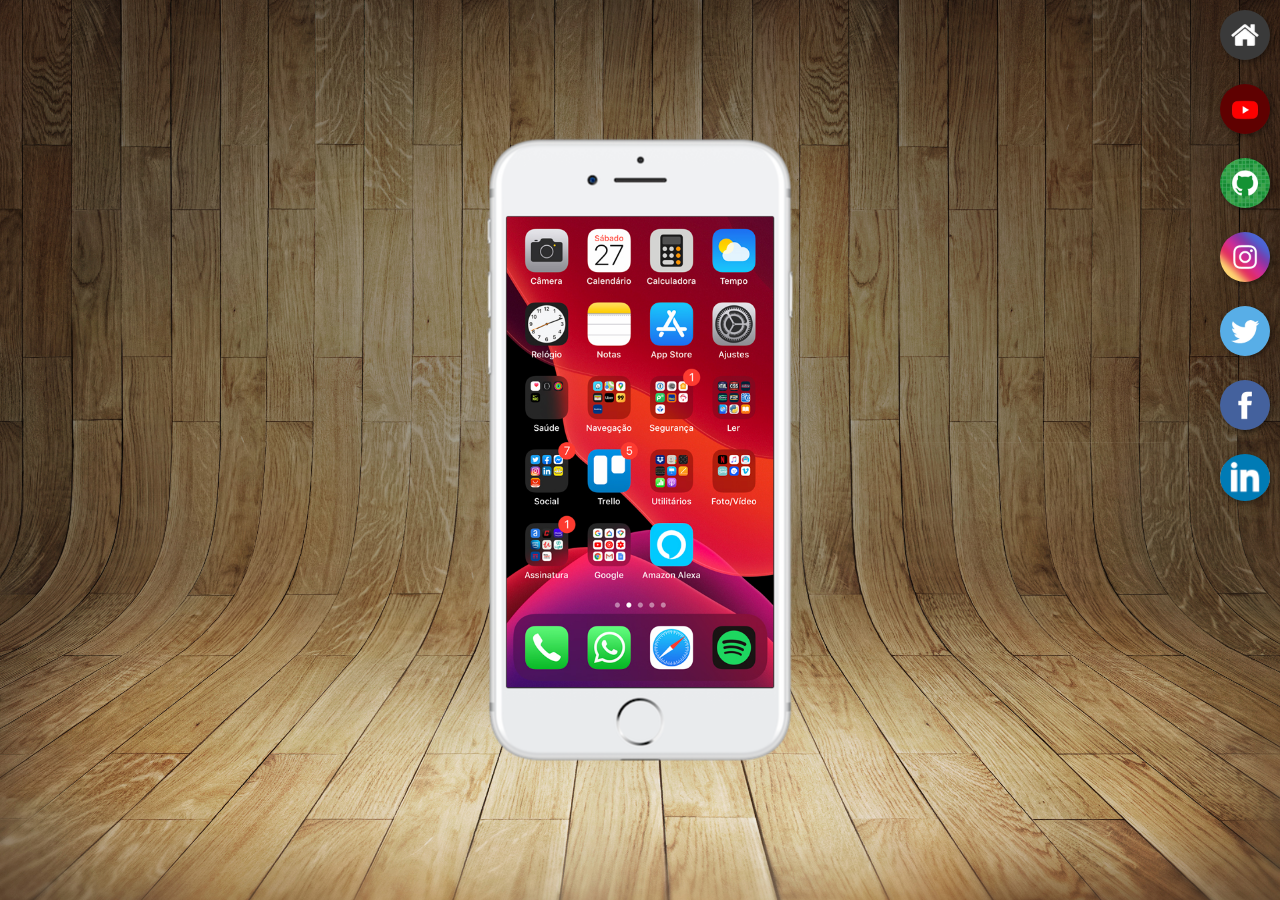
<file: index.html>
<!DOCTYPE html>
<html lang="pt-br">
<head>
    <meta charset="UTF-8">
    <meta name="viewport" content="width=device-width, initial-scale=1.0">
    <link rel="shortcut icon" href="favicon.ico" type="image/x-icon">
    <link rel="stylesheet" href="estilos/style.css">
    <title>Projeto Redes Sociais</title>
</head>
<body>
  <main>
    <section id="telefone">
        <iframe src="home.html" name="tela" id="tela" frameborder="0">
          Seu navegador não é compatível com isso.
        </iframe>
        
    </section>
    <section id="redes-sociais">
      <a href="home.html" target="tela"><img src="imagens/logo-home.jpg" alt="Home"></a><br>
      <a href="youtube.html" target="tela"><img src="imagens/logo-youtube.jpg" alt="Youtube"></a><br>
      <a href="github.html" target="tela"><img src="imagens/logo-github.jpg" alt="GitHub"></a><br>
      <a href="instagram.html" target="tela"><img src="imagens/logo-instagram.jpg" alt="Instagram"></a><br>
      <a href="twitter.html" target="tela"><img src="imagens/logo-twitter.jpg" alt="Twitter"></a><br>
      <a href="facebook.html" target="tela"><img src="imagens/logo-facebook.jpg" alt="Facebook"></a><br/>
      <a href="linkedin.html" target="tela"><img src="imagens/logo-linkedin.jpg" alt="Linkedin"></a>
      
    </section>

  </main>
</body>
</html>
</file>
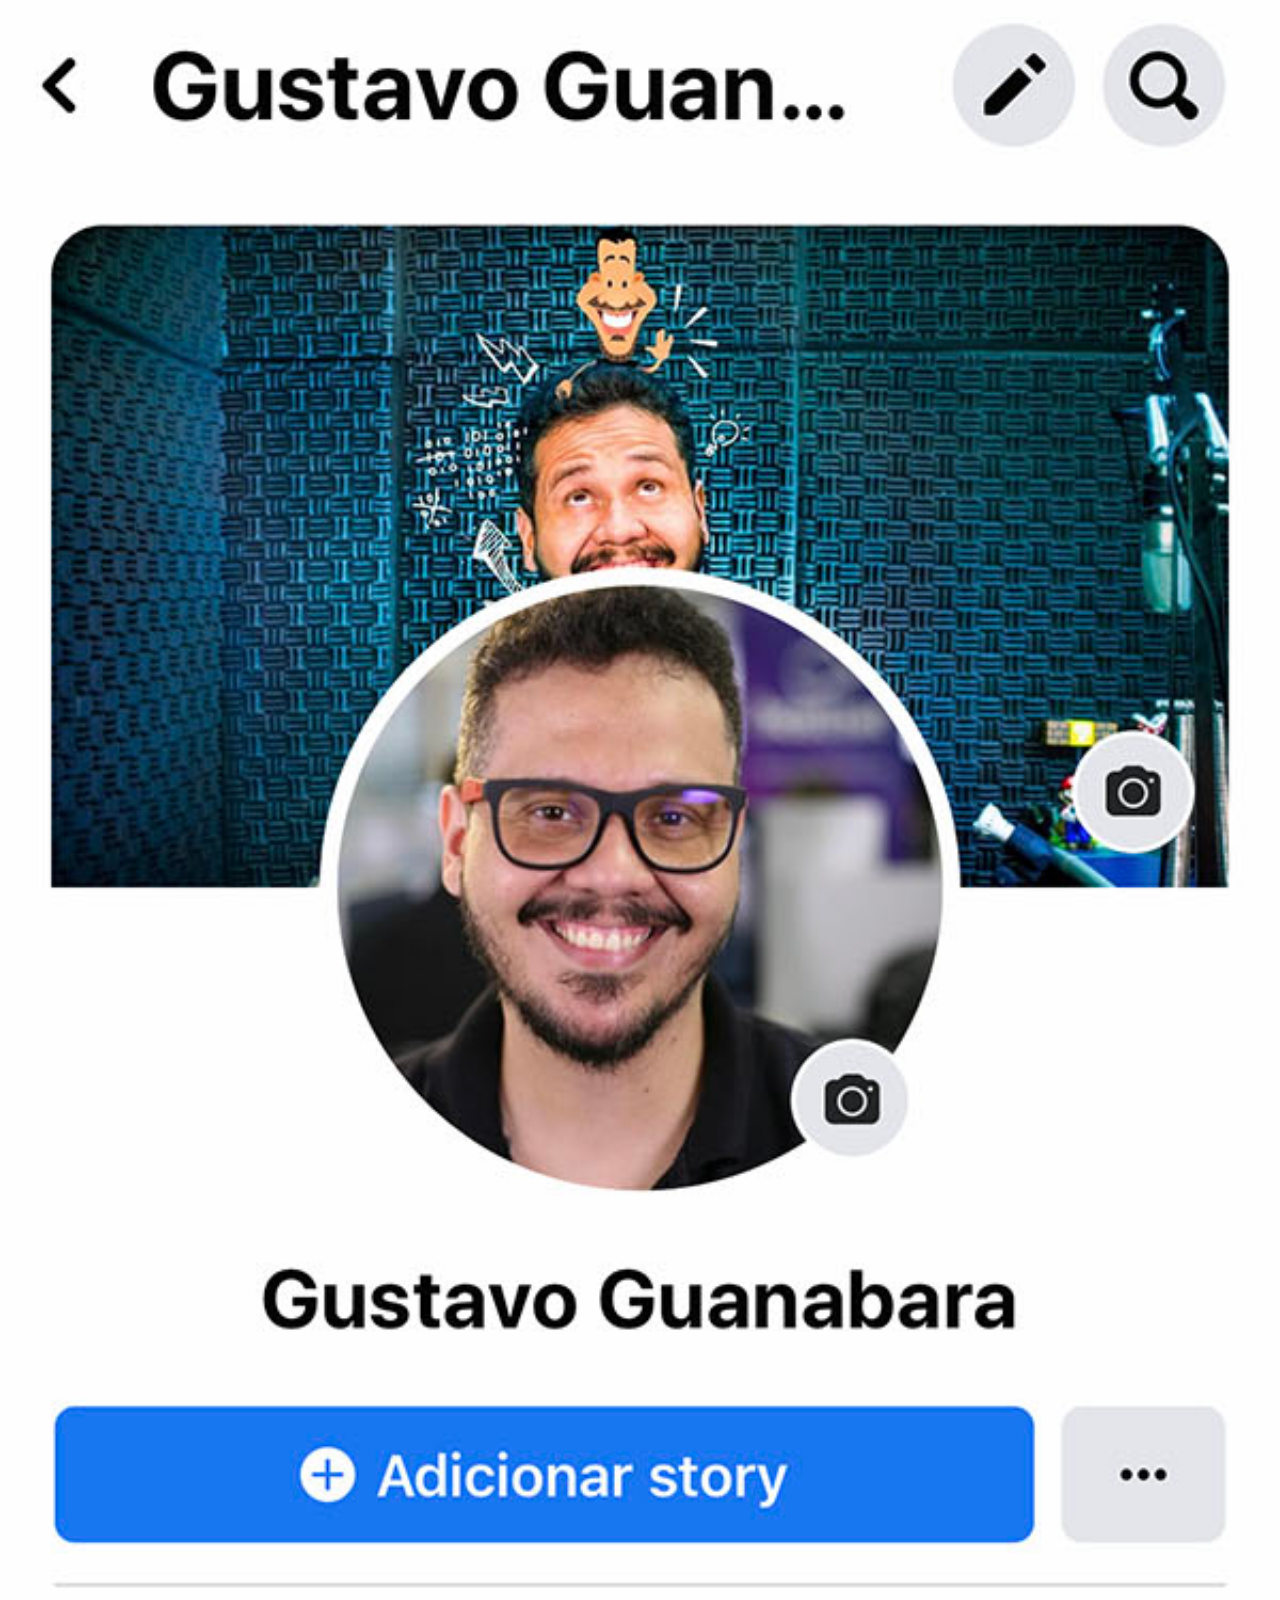
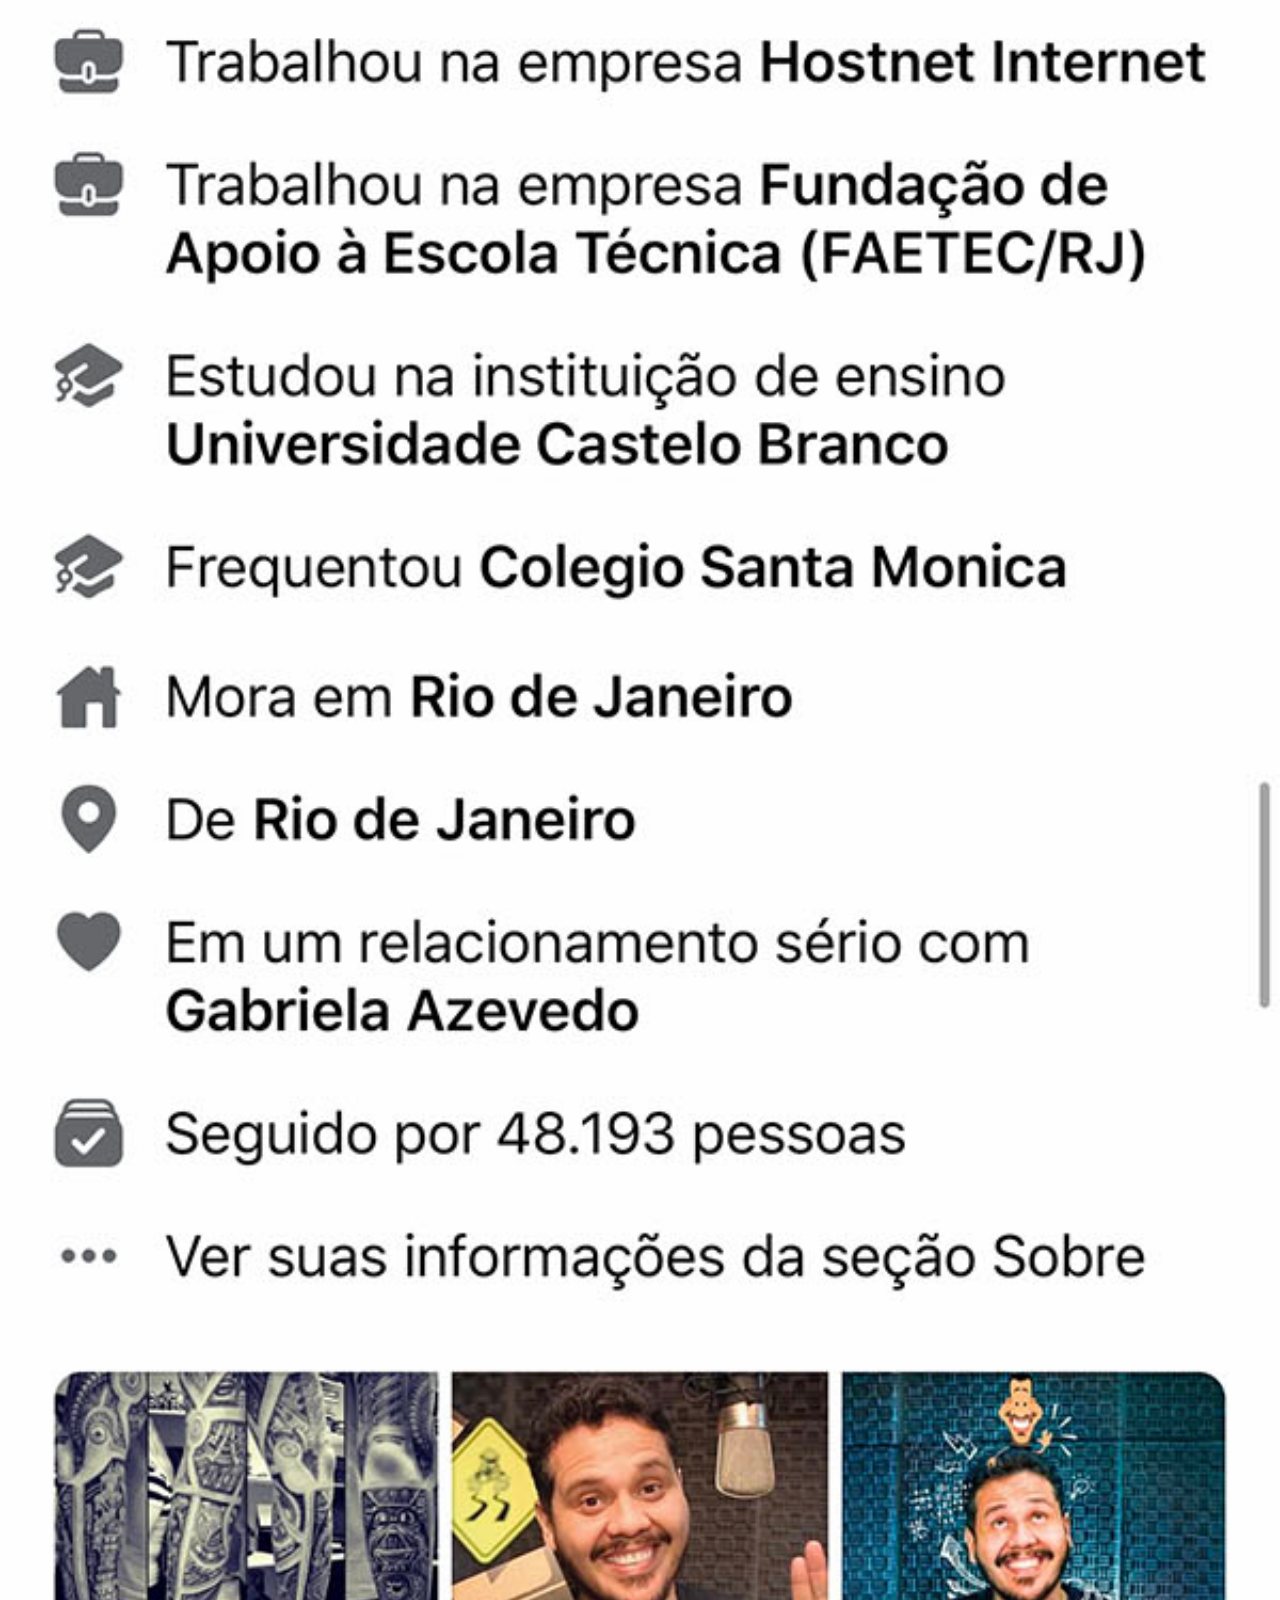
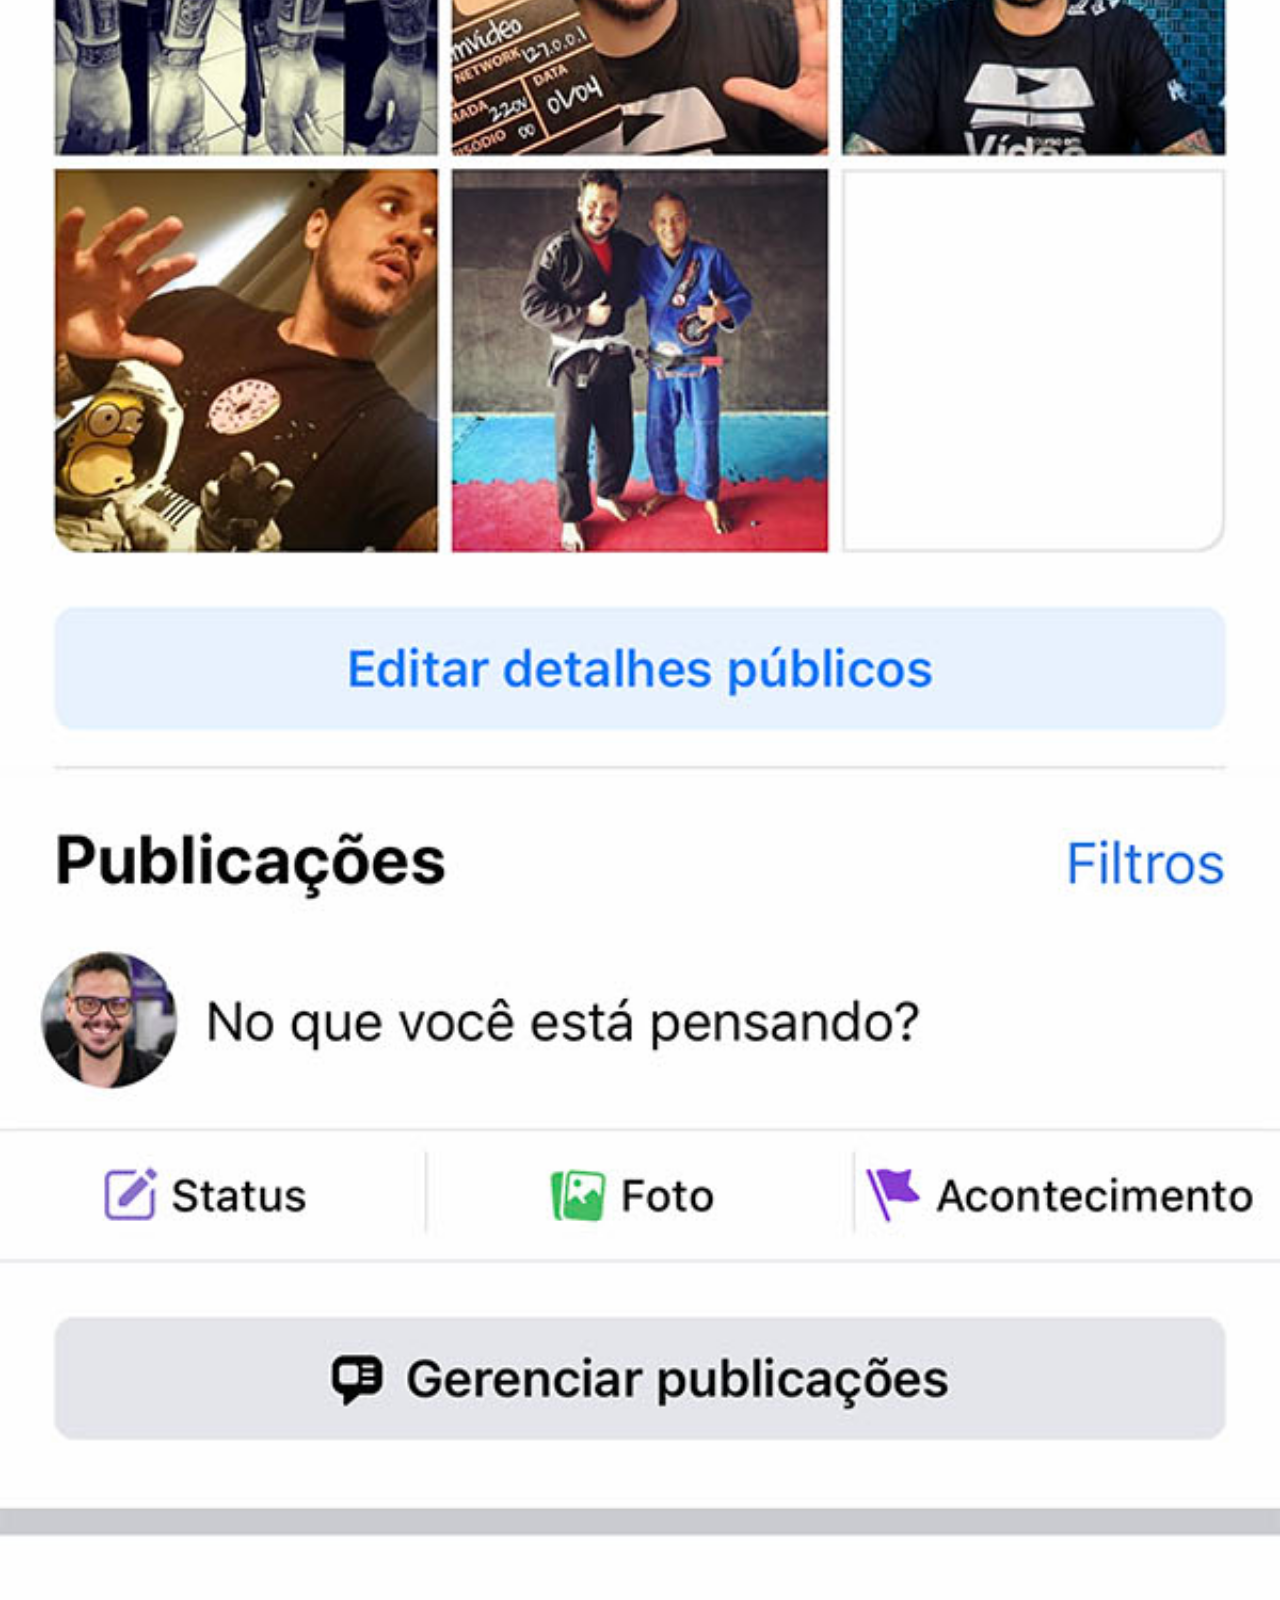
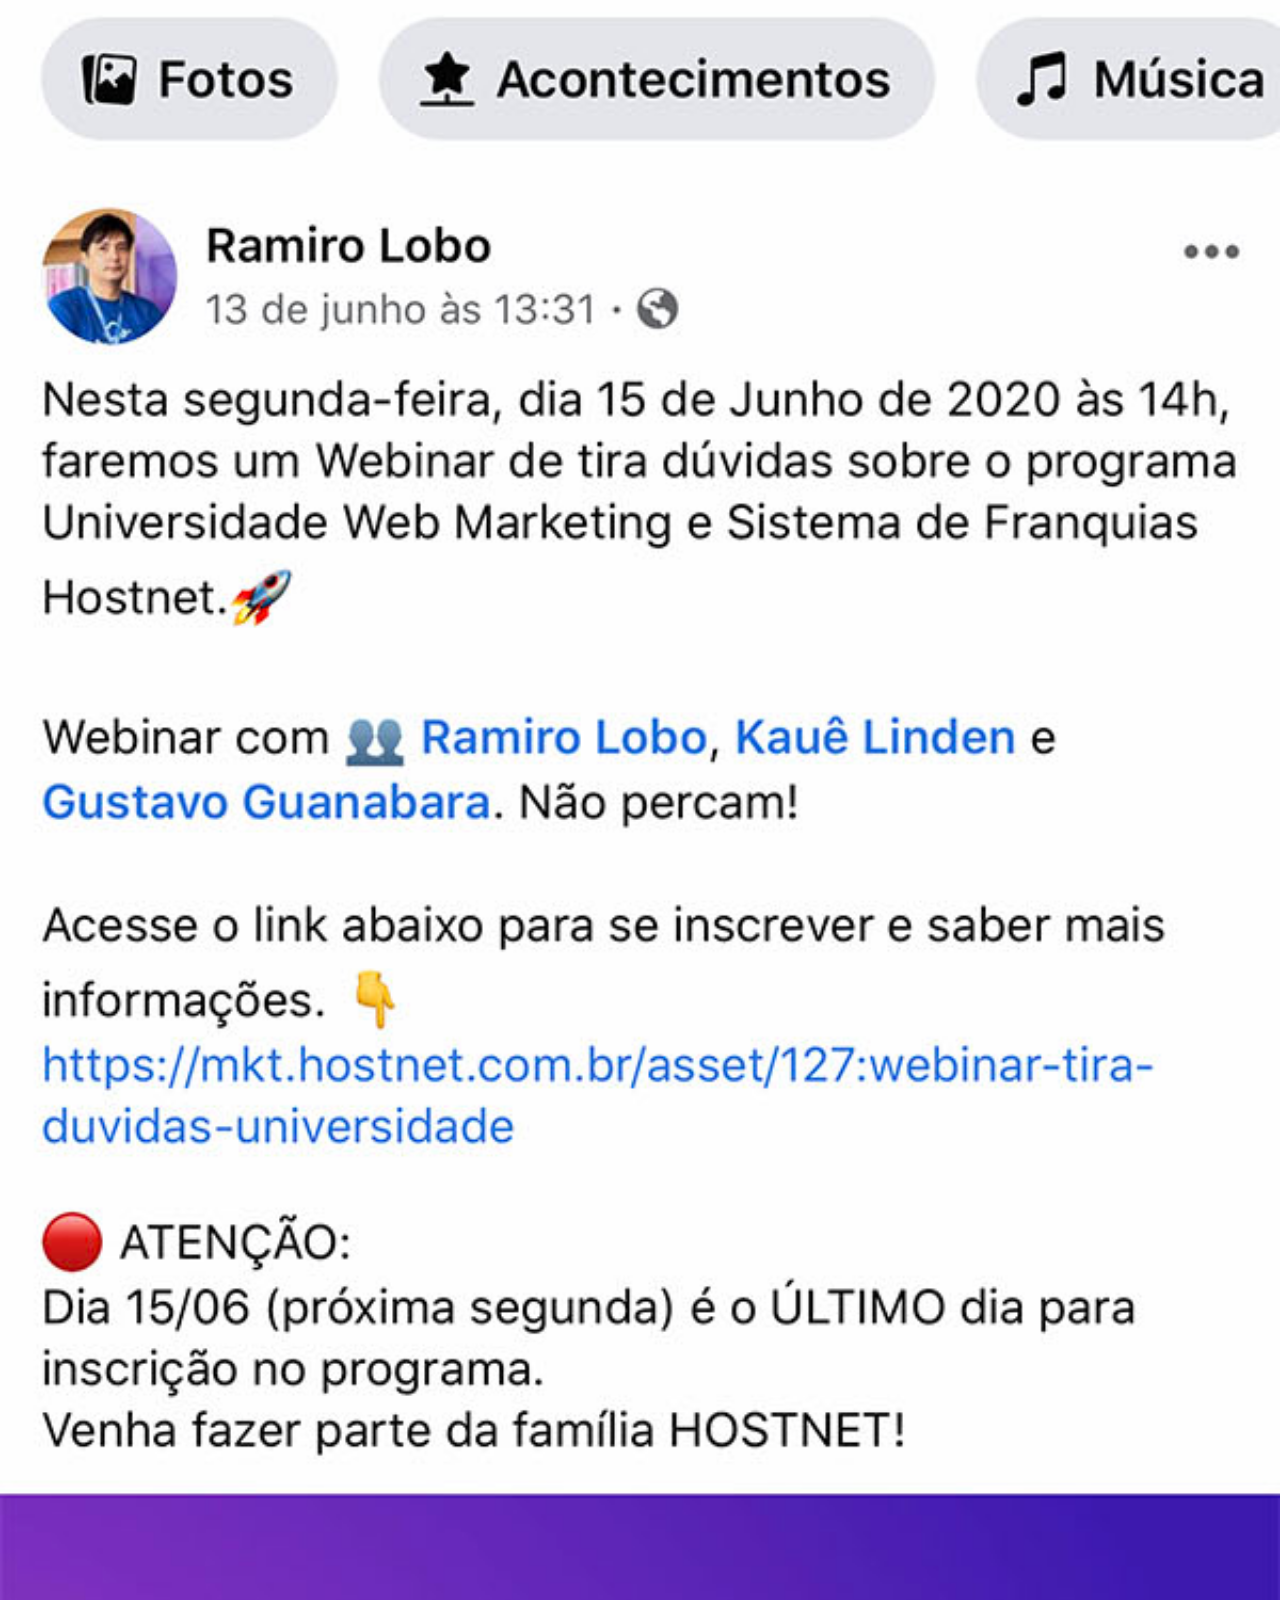
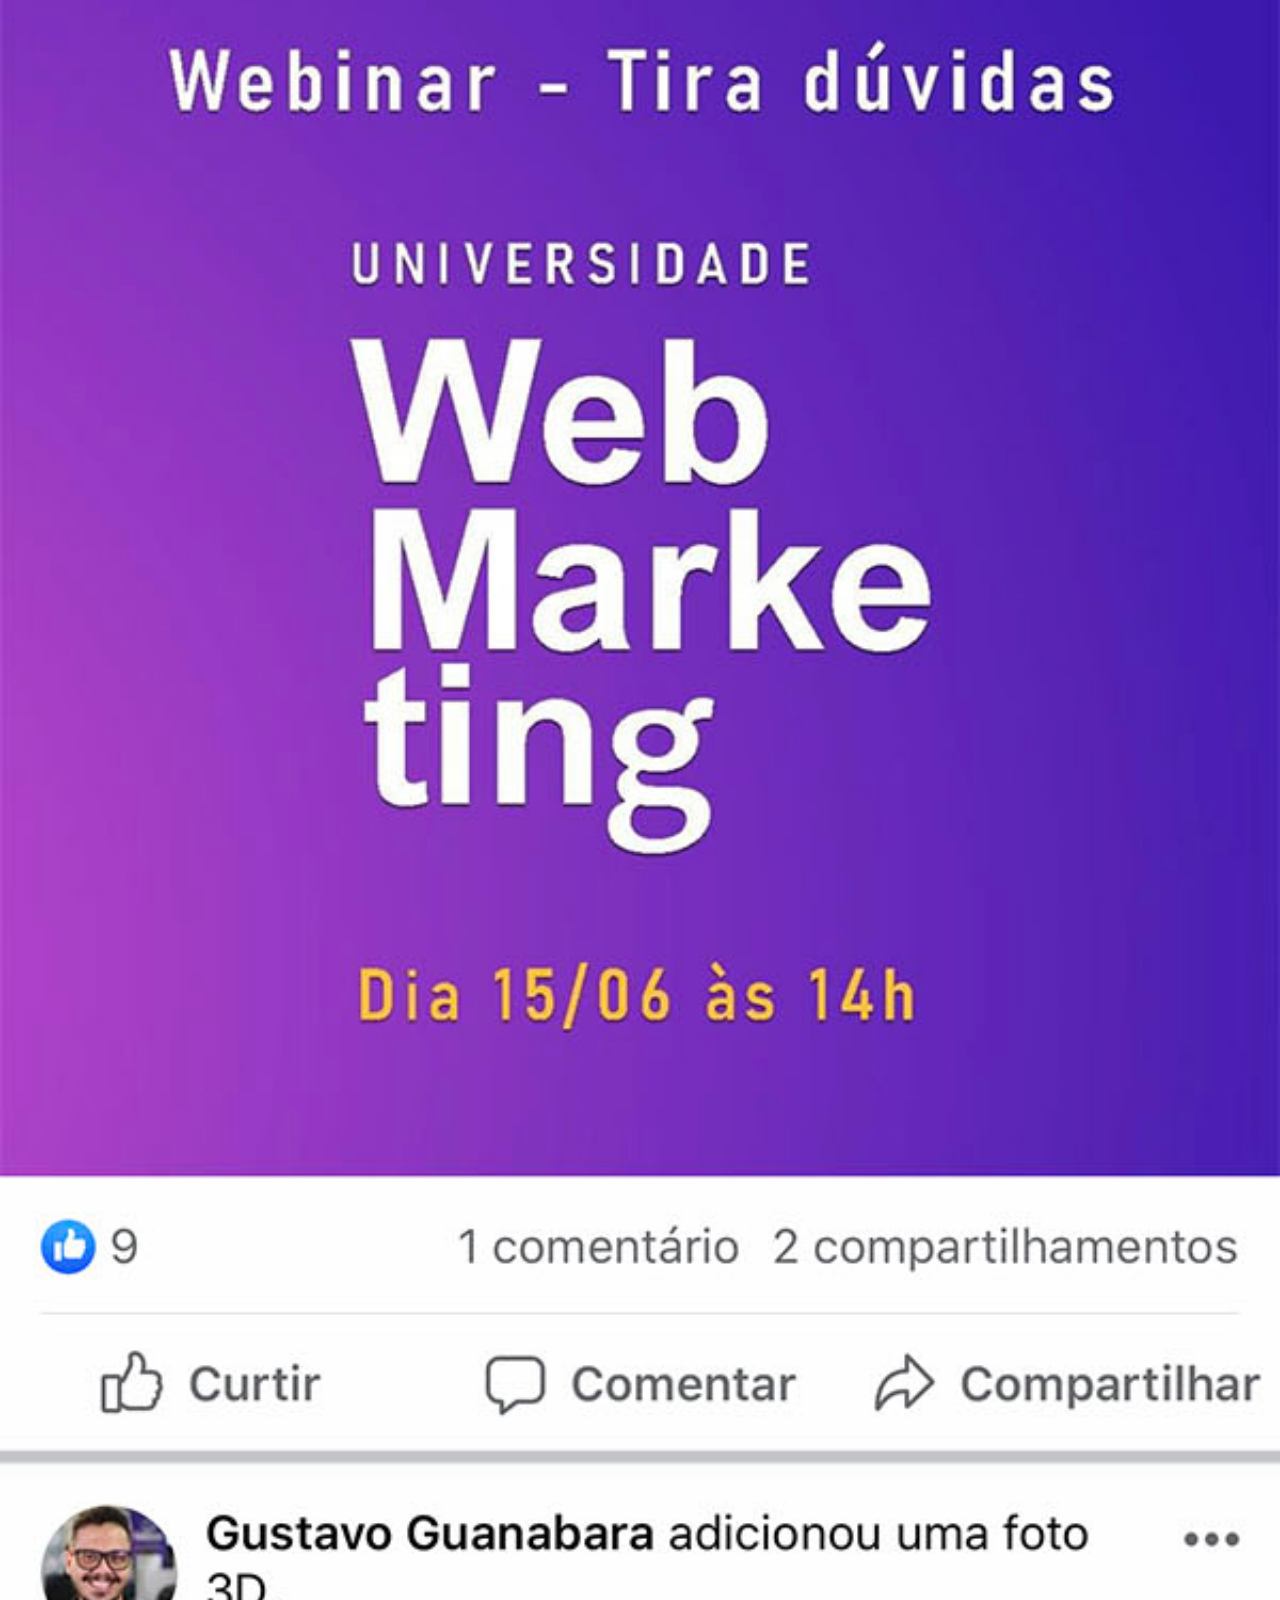
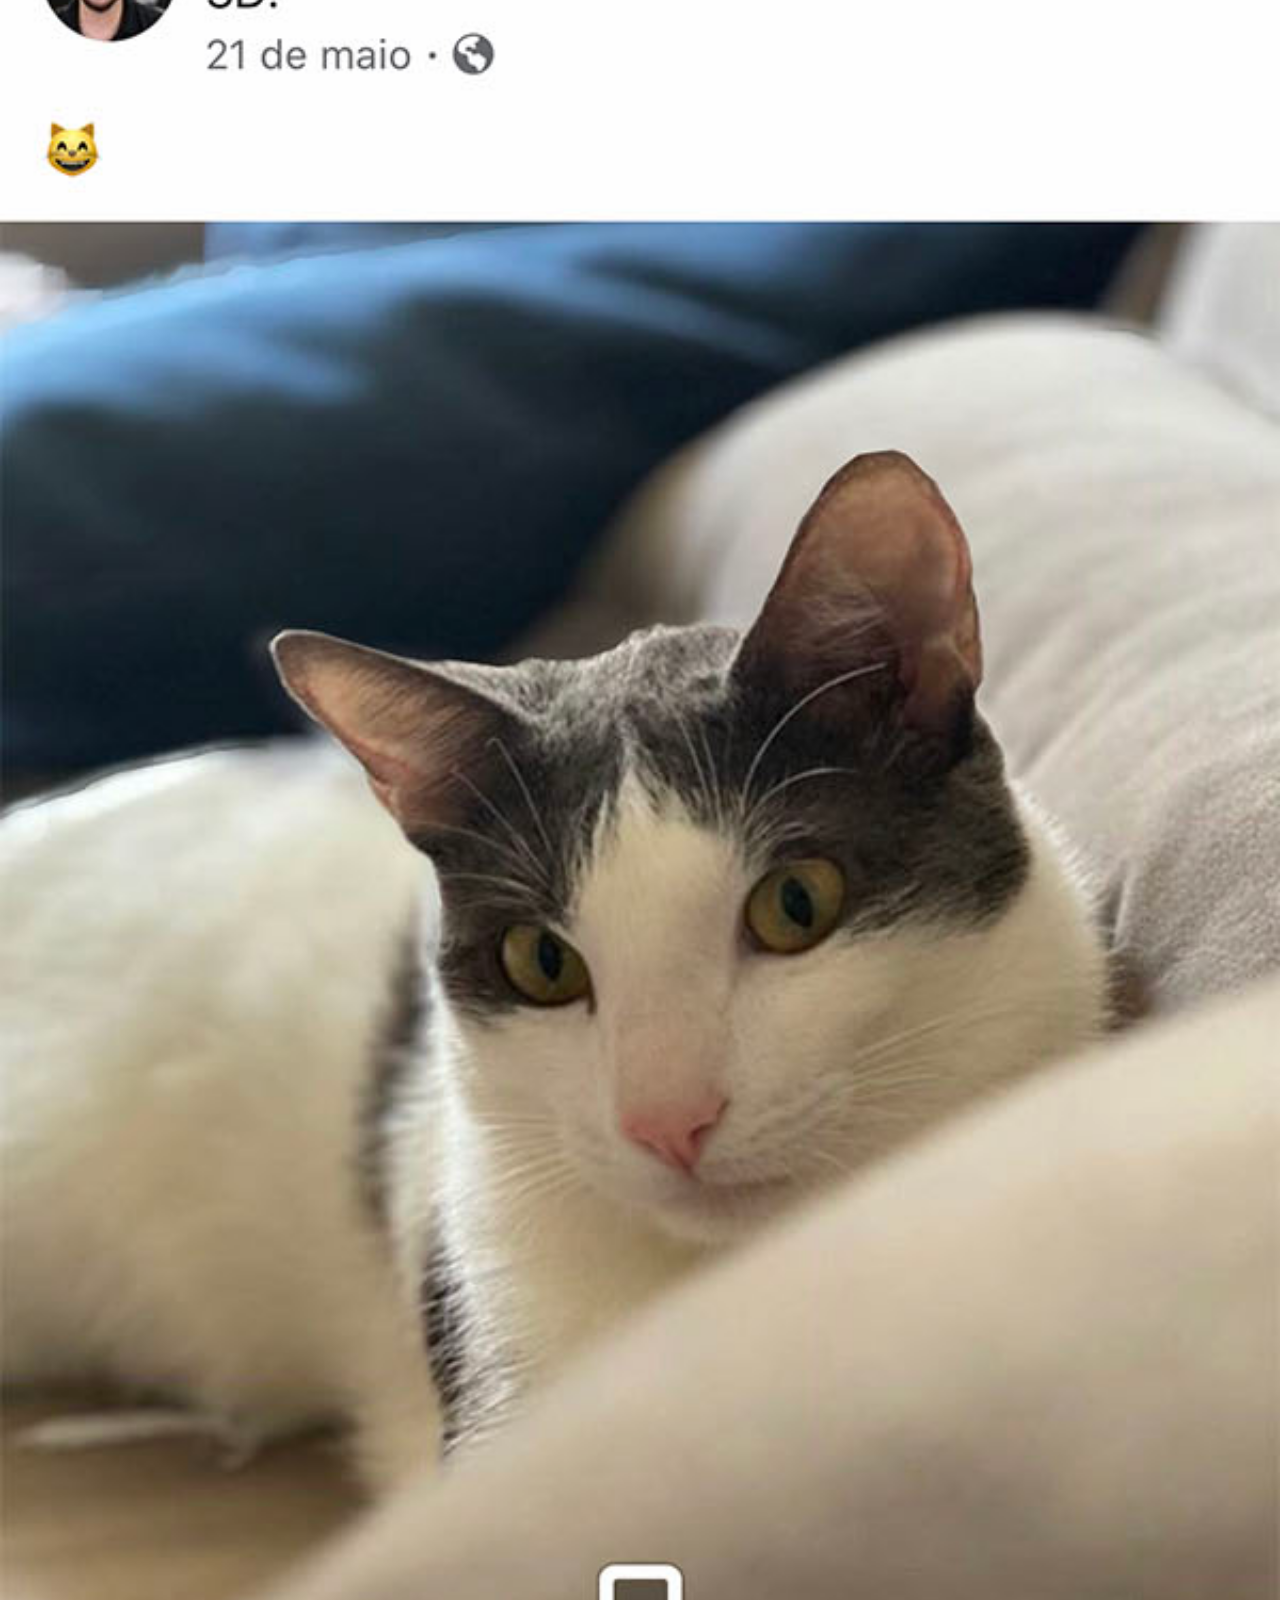
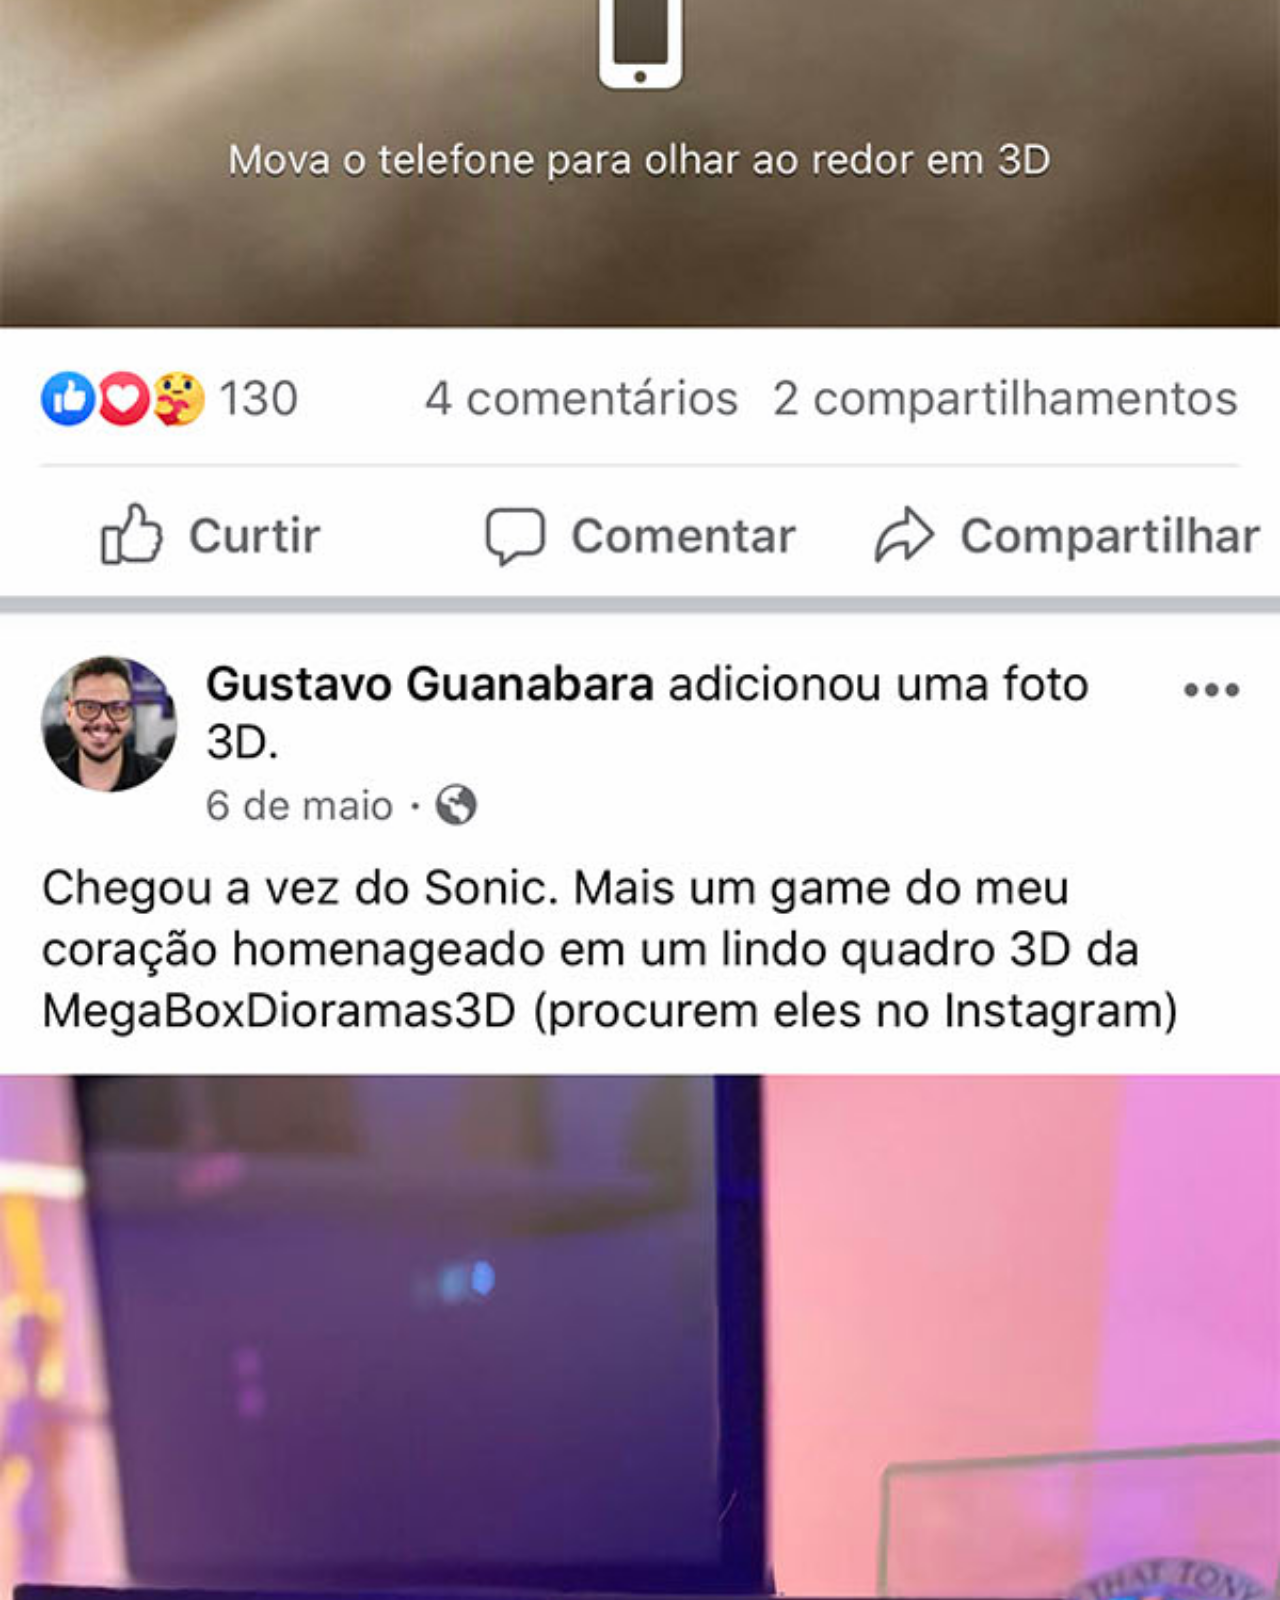
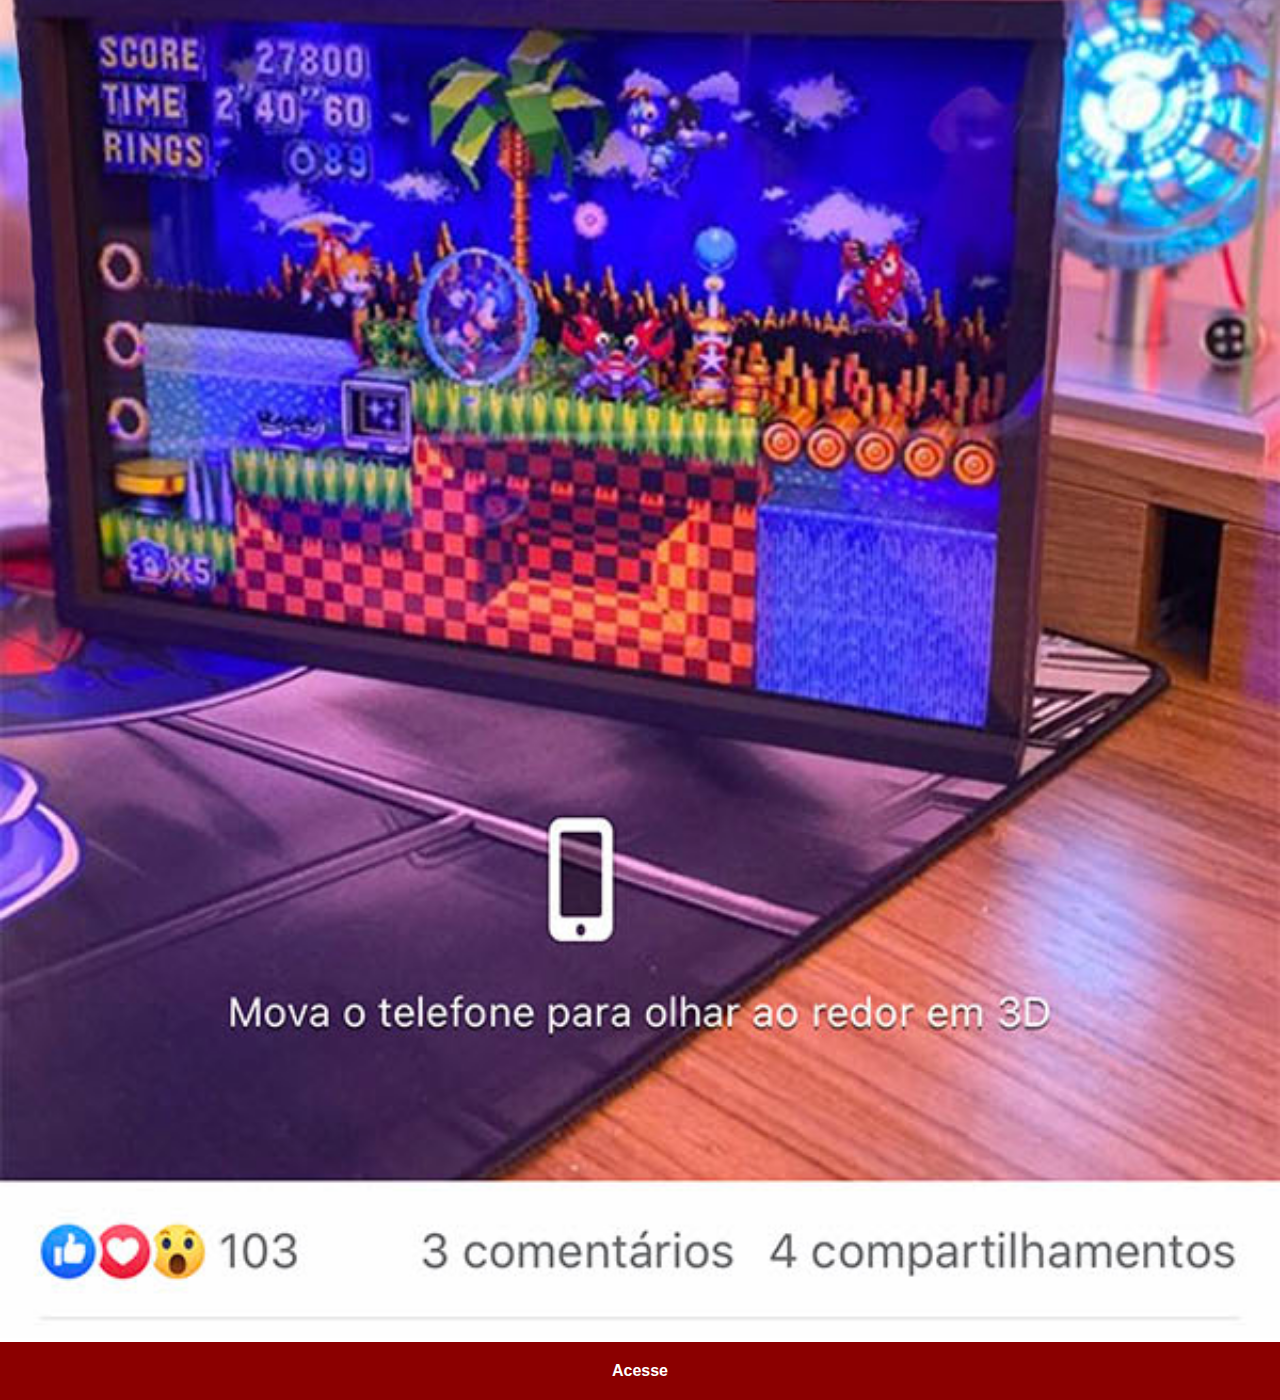
<file: facebook.html>
<!DOCTYPE html>
<html lang="pt-br">
<head>
    <meta charset="UTF-8">
    <meta name="viewport" content="width=device-width, initial-scale=1.0">
    <title>Facebook</title>
    <link rel="stylesheet" href="estilos/social.css">
</head>
<body>
    <img src="imagens/tela-facebook.jpg" alt="Facebook">
    <a href="https://www.facebook.com/arimara.talinne/" target="_blank">Acesse</a>
</body>
</html>
</file>
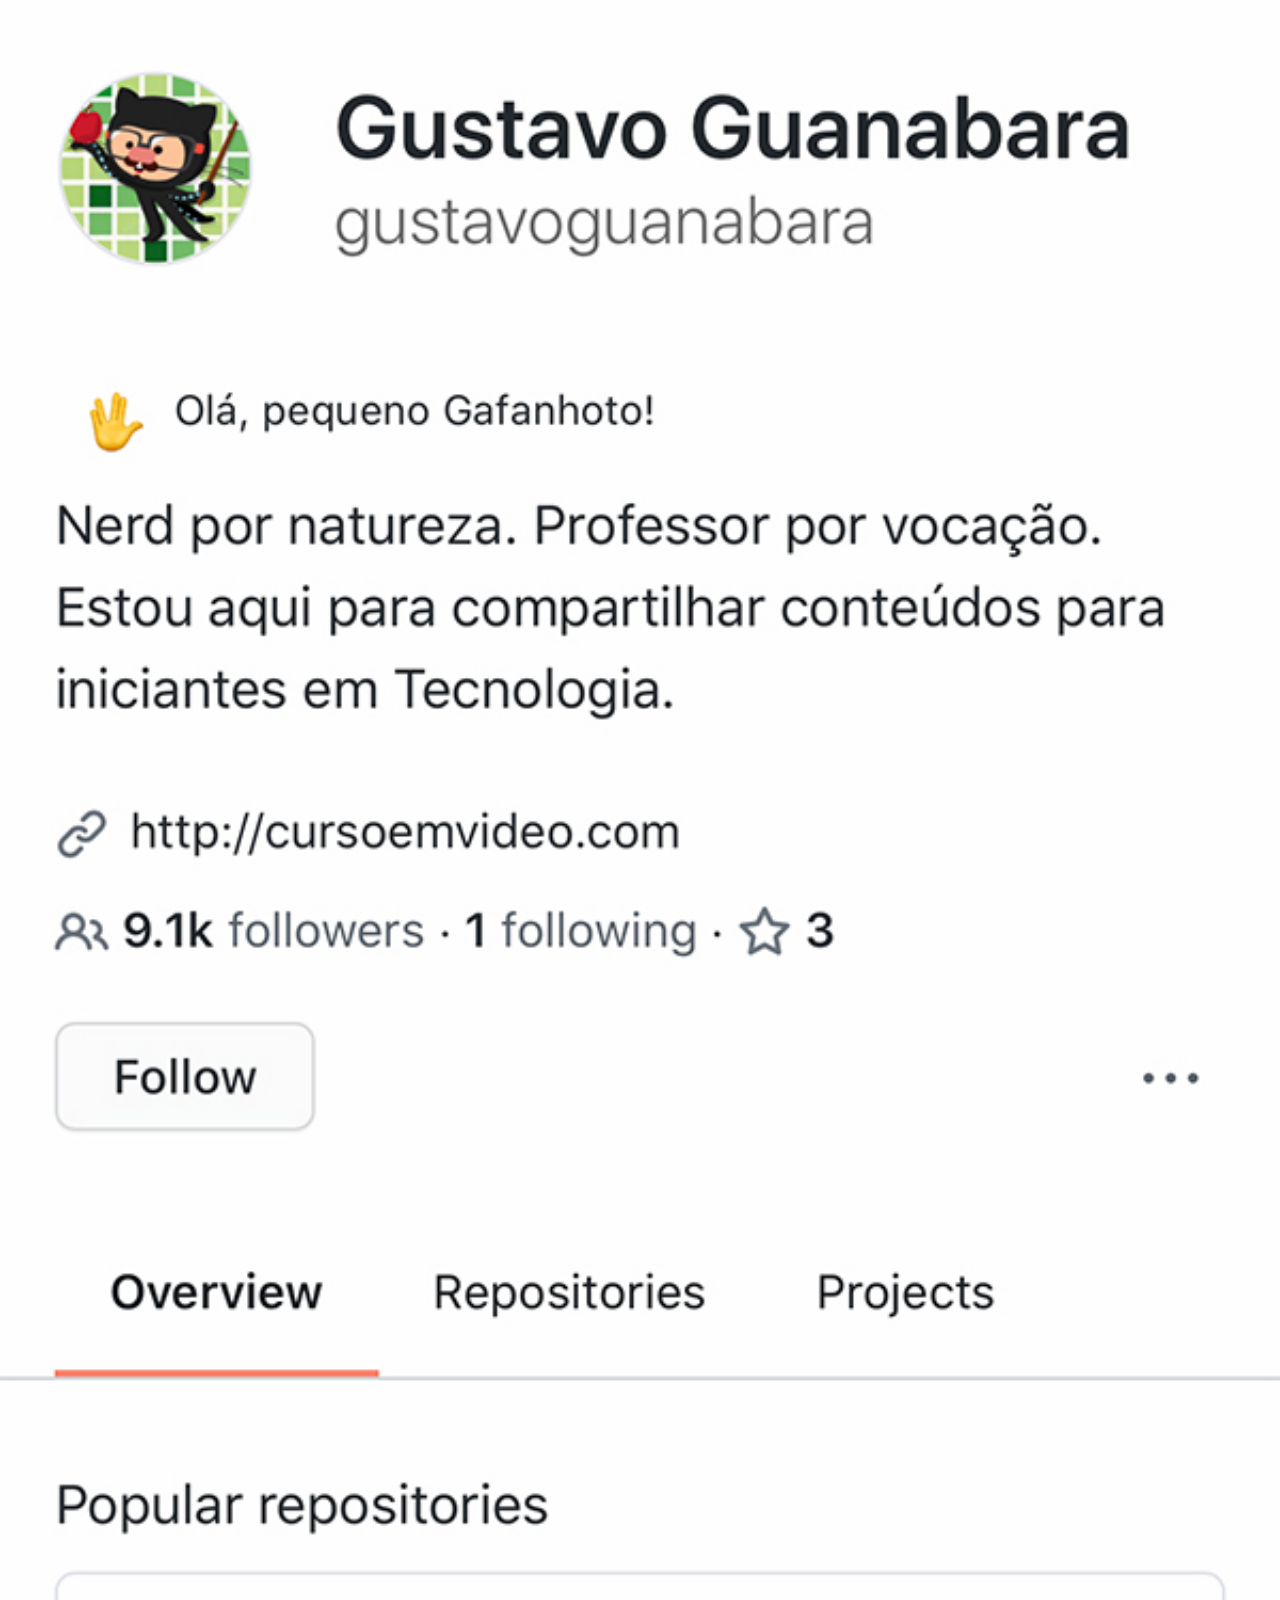
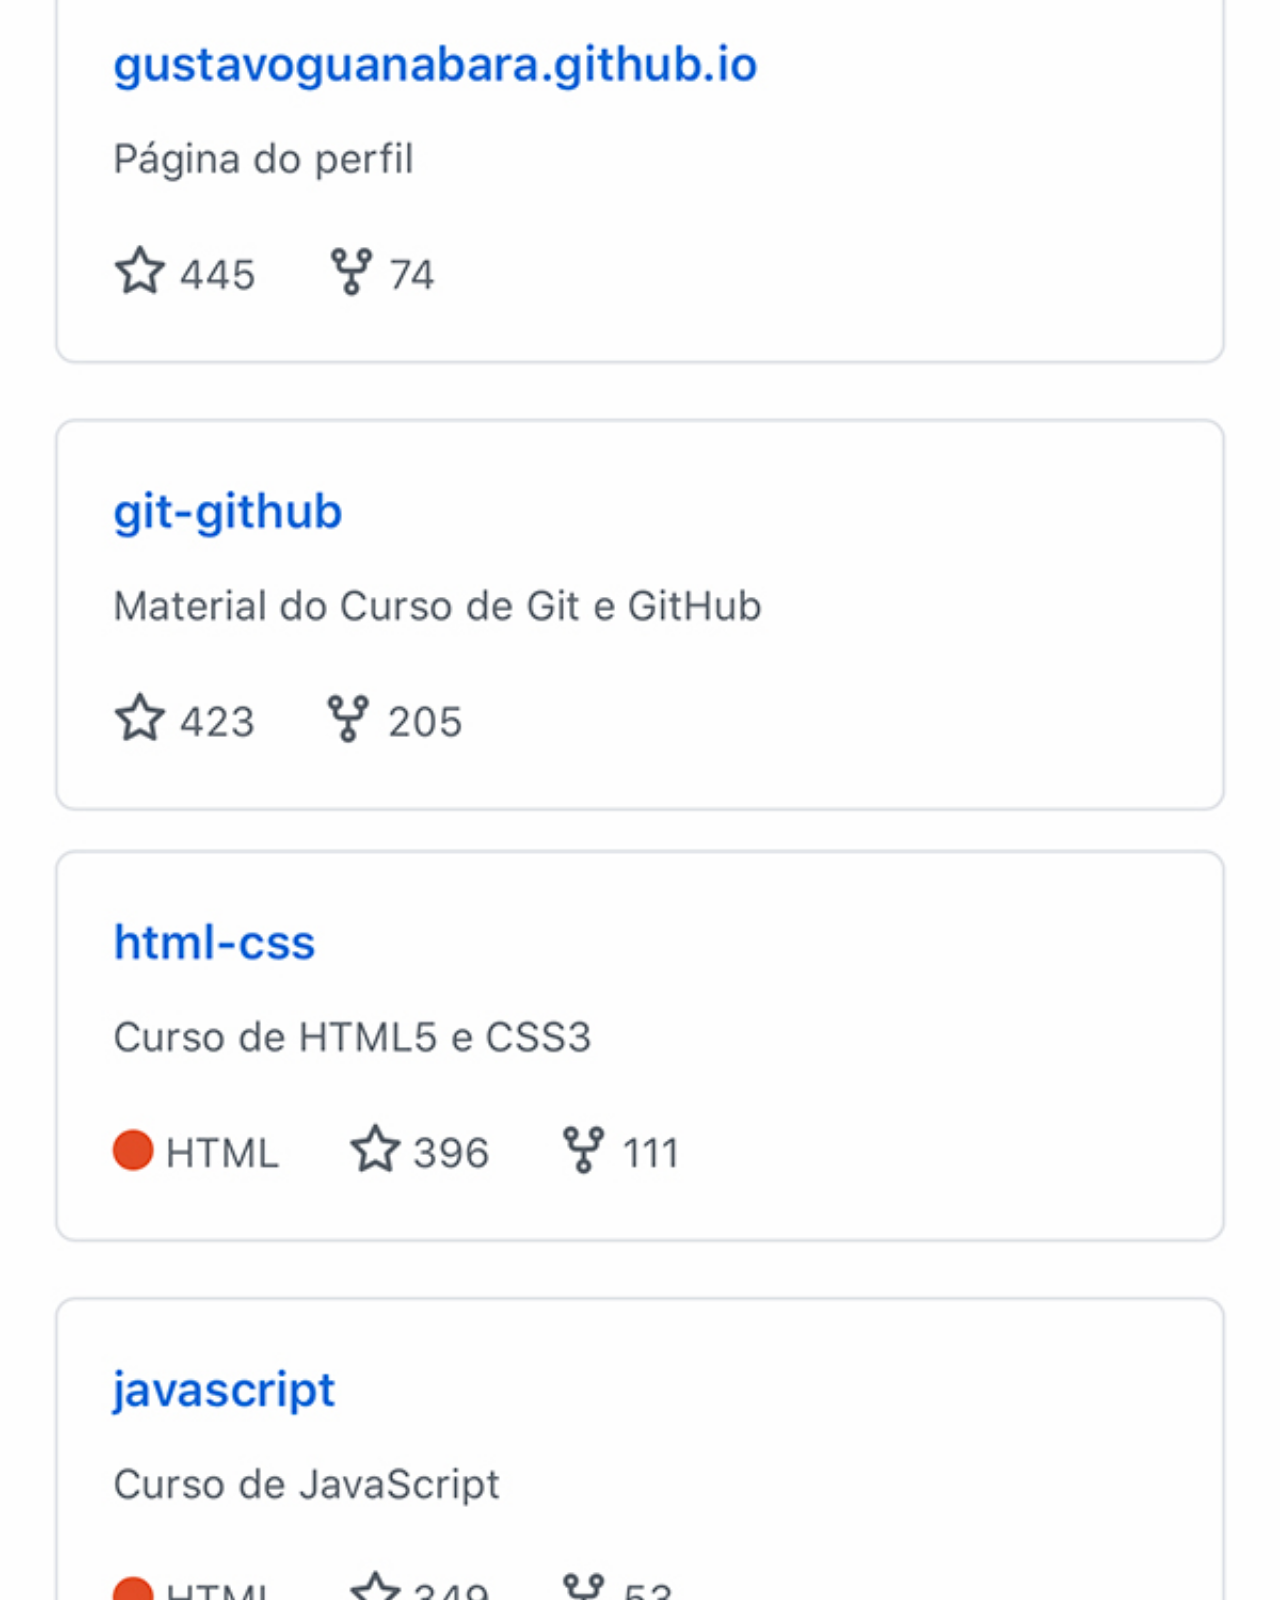
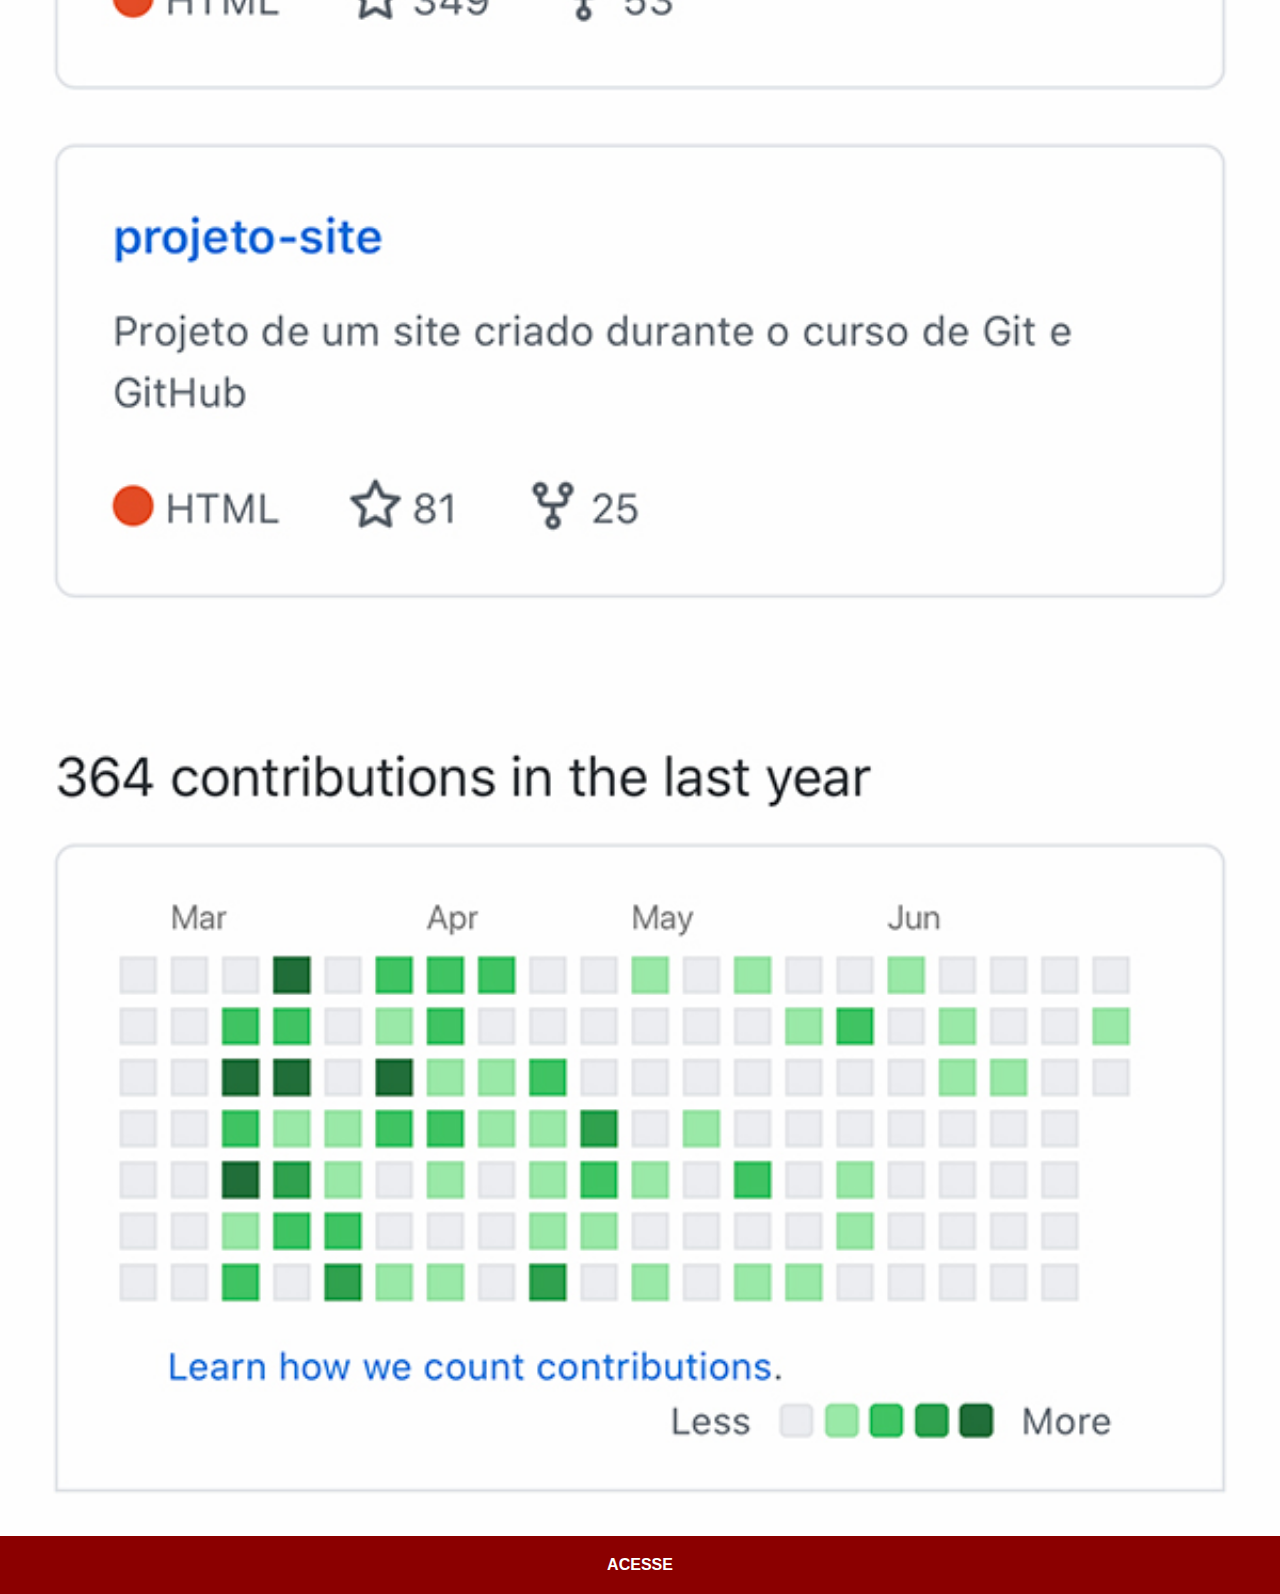
<file: github.html>
<!DOCTYPE html>
<html lang="pt-br">
<head>
    <meta charset="UTF-8">
    <meta name="viewport" content="width=device-width, initial-scale=1.0">
    <title>GitHub</title>
    <link rel="stylesheet" href="estilos/social.css">
</head>
<body>
    <img src="imagens/tela-github.jpg" alt="GitHub">
    <a href="https://github.com/Talinne" target="_blank">ACESSE</a>
</body>
</html>
</file>
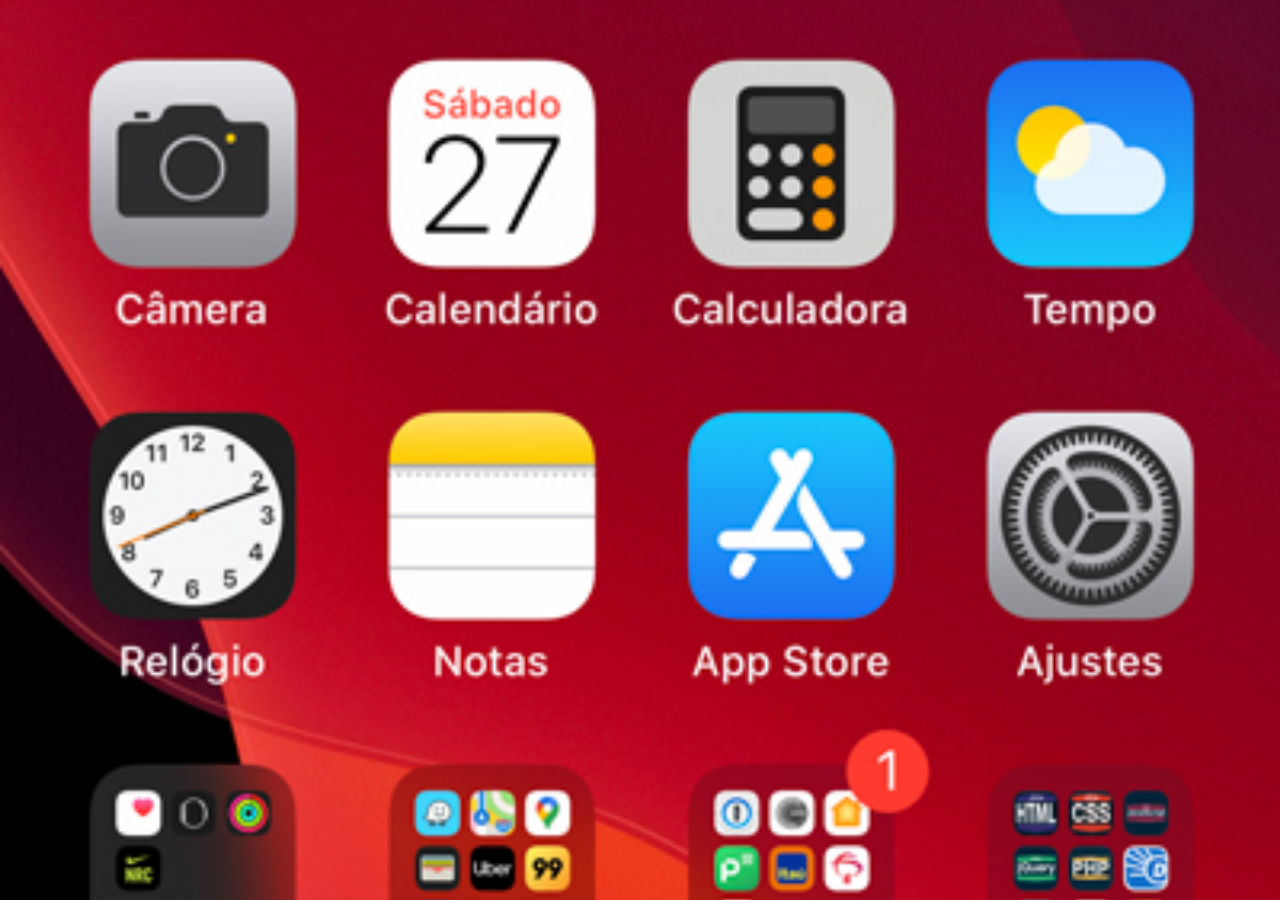
<file: home.html>
<!DOCTYPE html>
<html lang="pt-br">
<head>
    <meta charset="UTF-8">
    <meta name="viewport" content="width=device-width, initial-scale=1.0">
    <title>Home</title>
</head>
<style>
    *{
        margin: 0px;
        padding: 0px;
    }

    body {
        width: 100vw;
        height: 100vh;
        background: black url('imagens/tela-home.jpg') no-repeat top center;
        background-size: cover;
    }

</style>
<body>
    
</body>
</html>
</file>
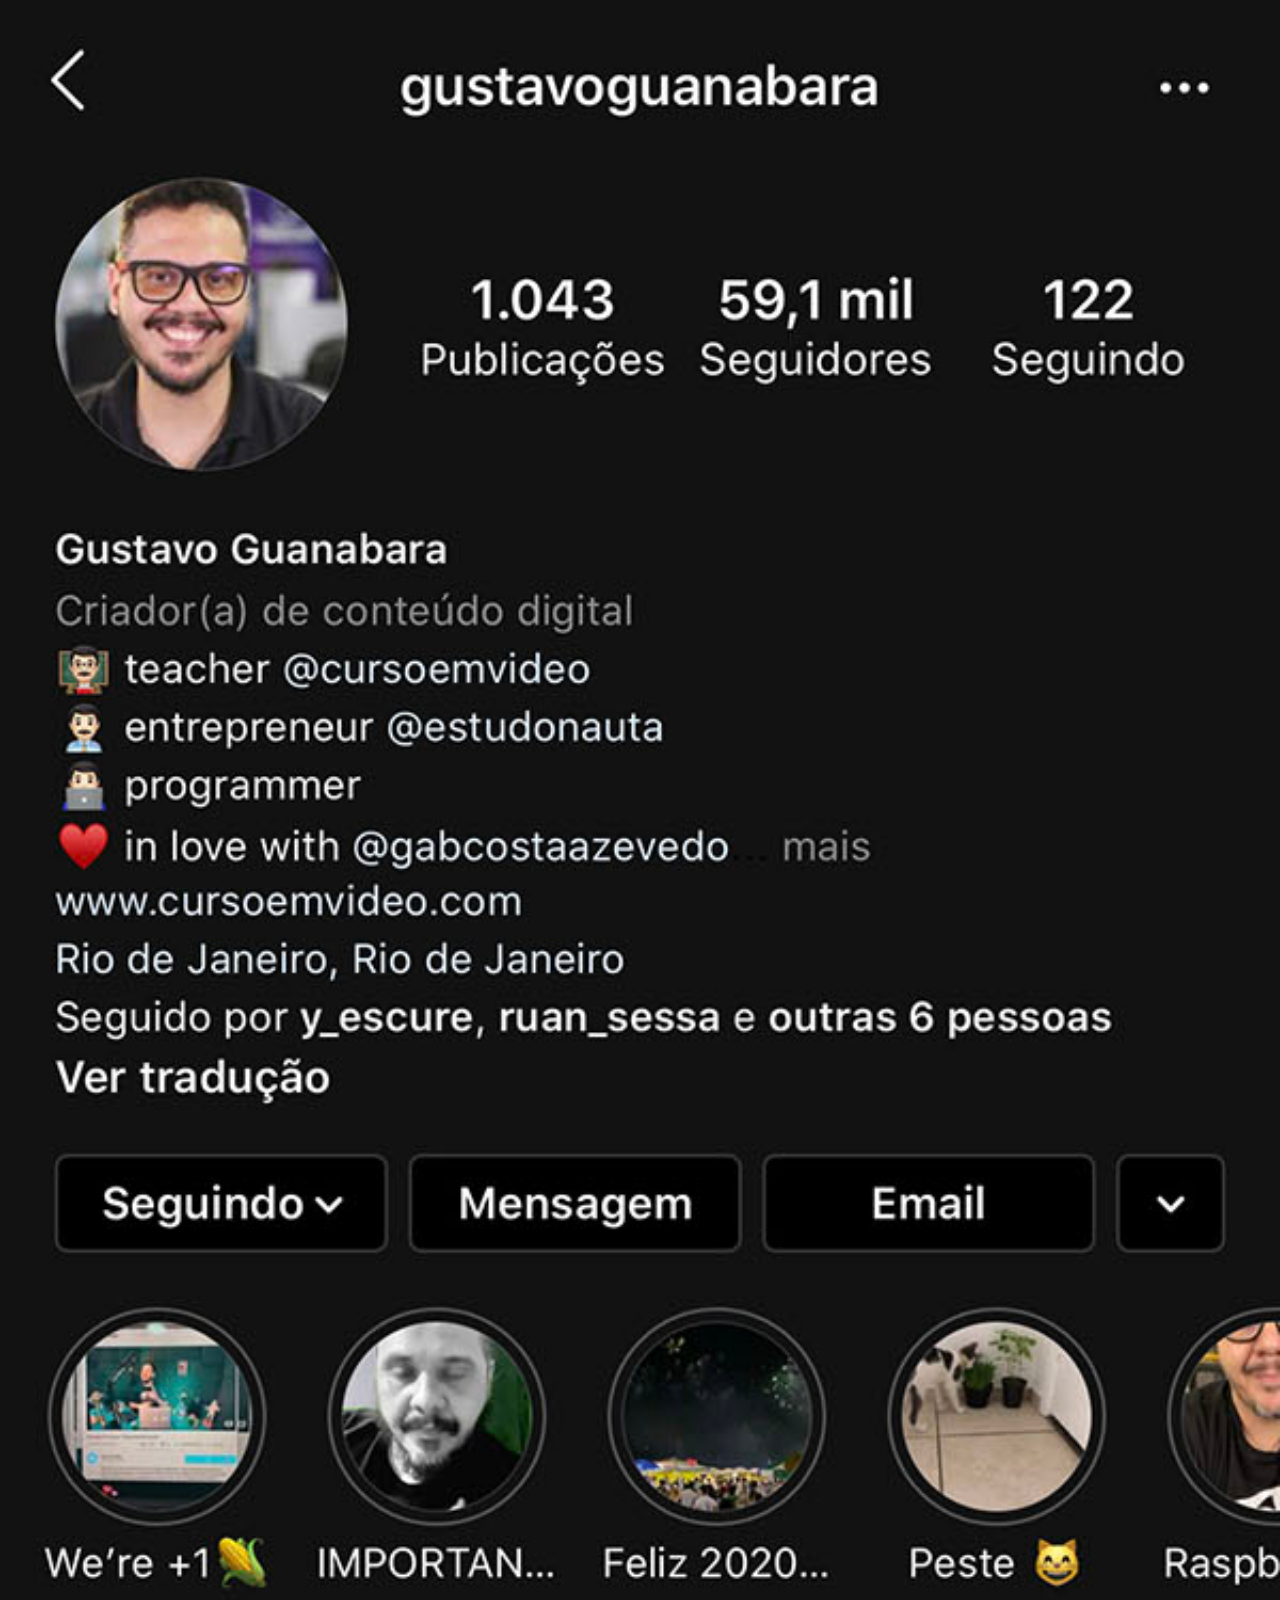
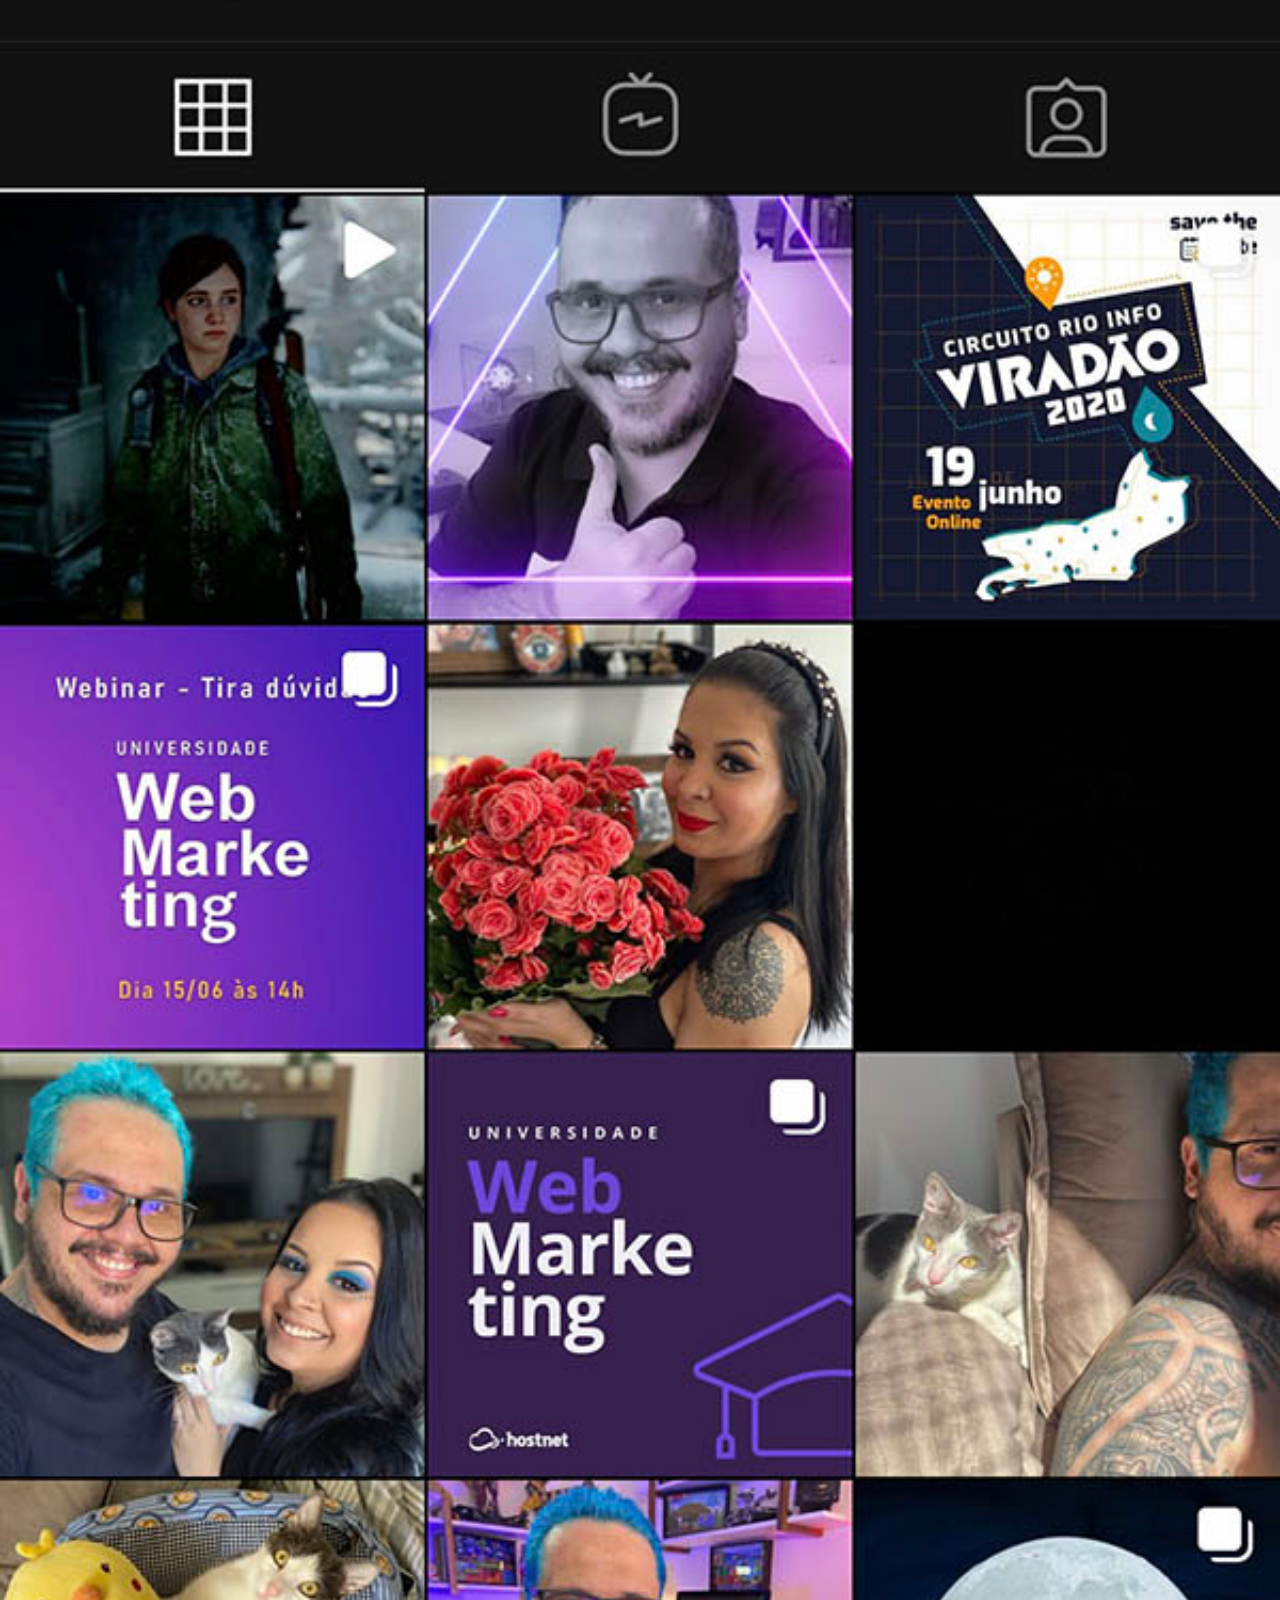
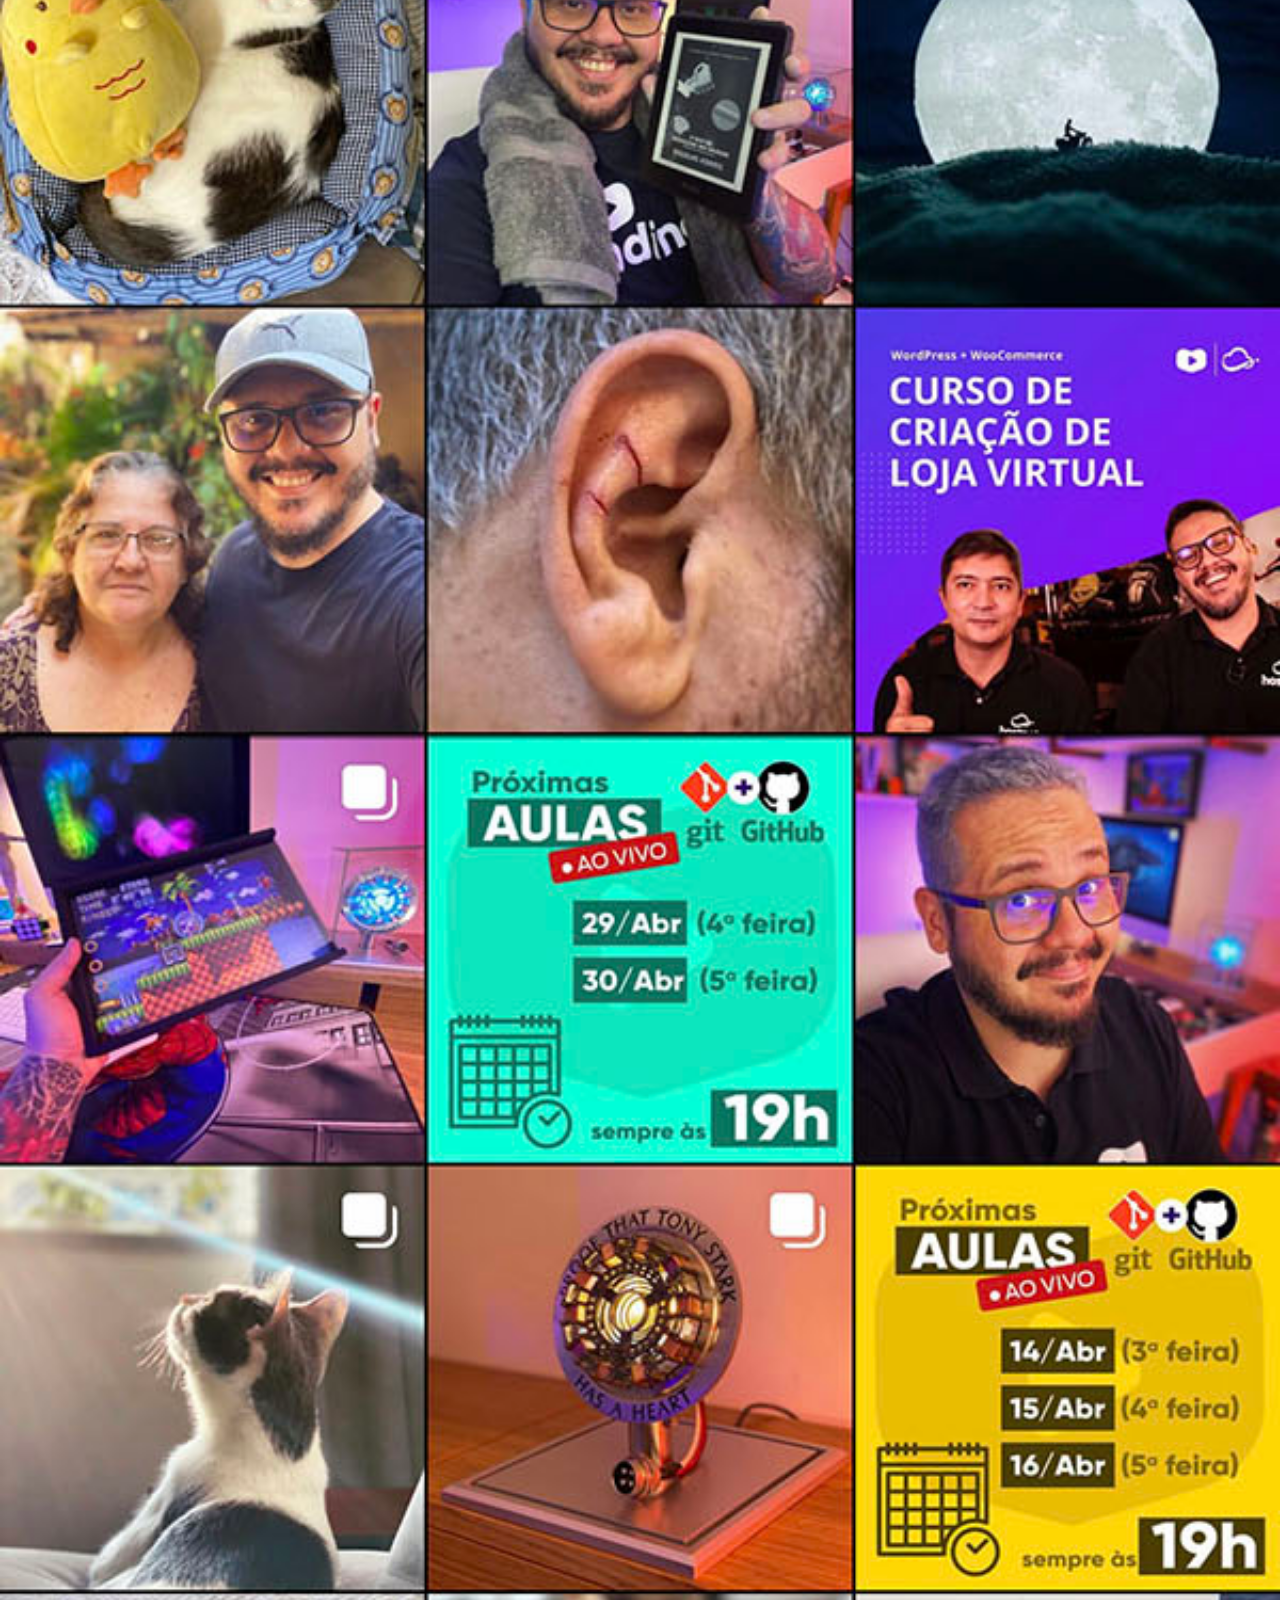
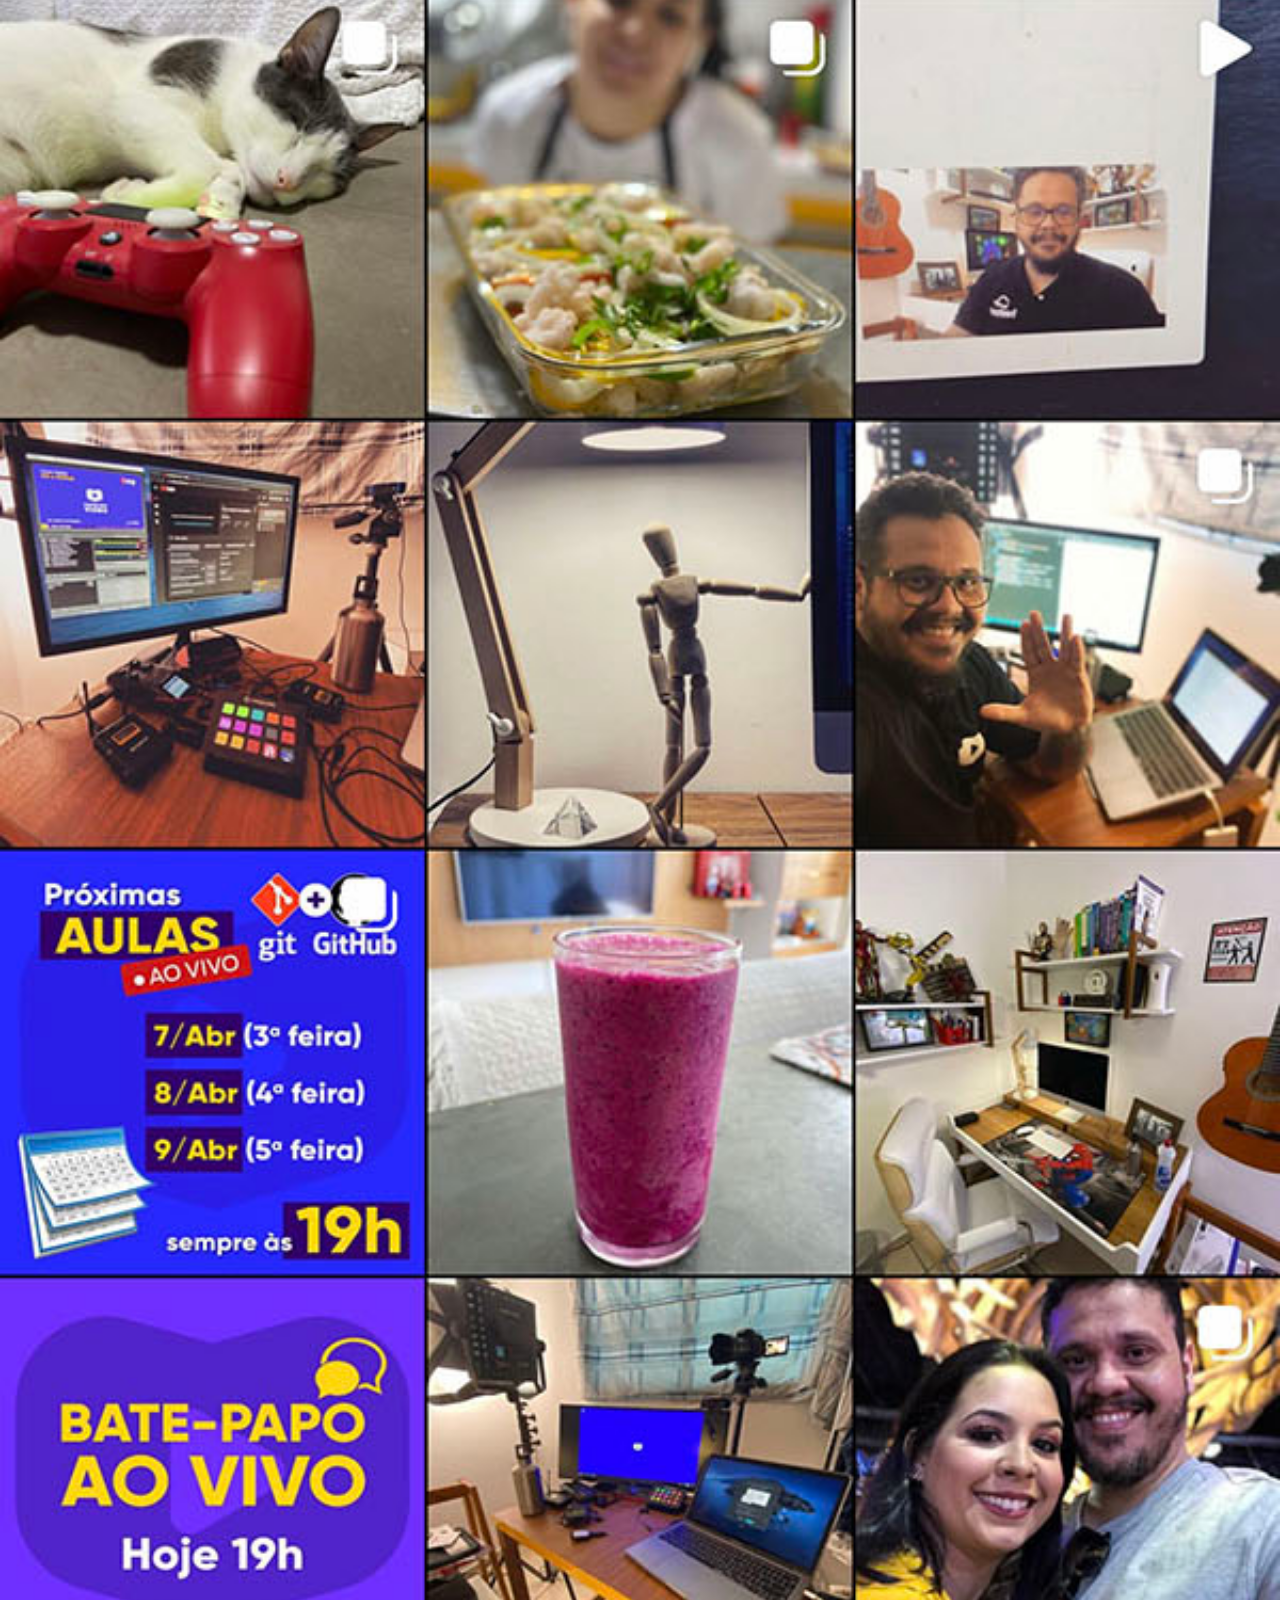
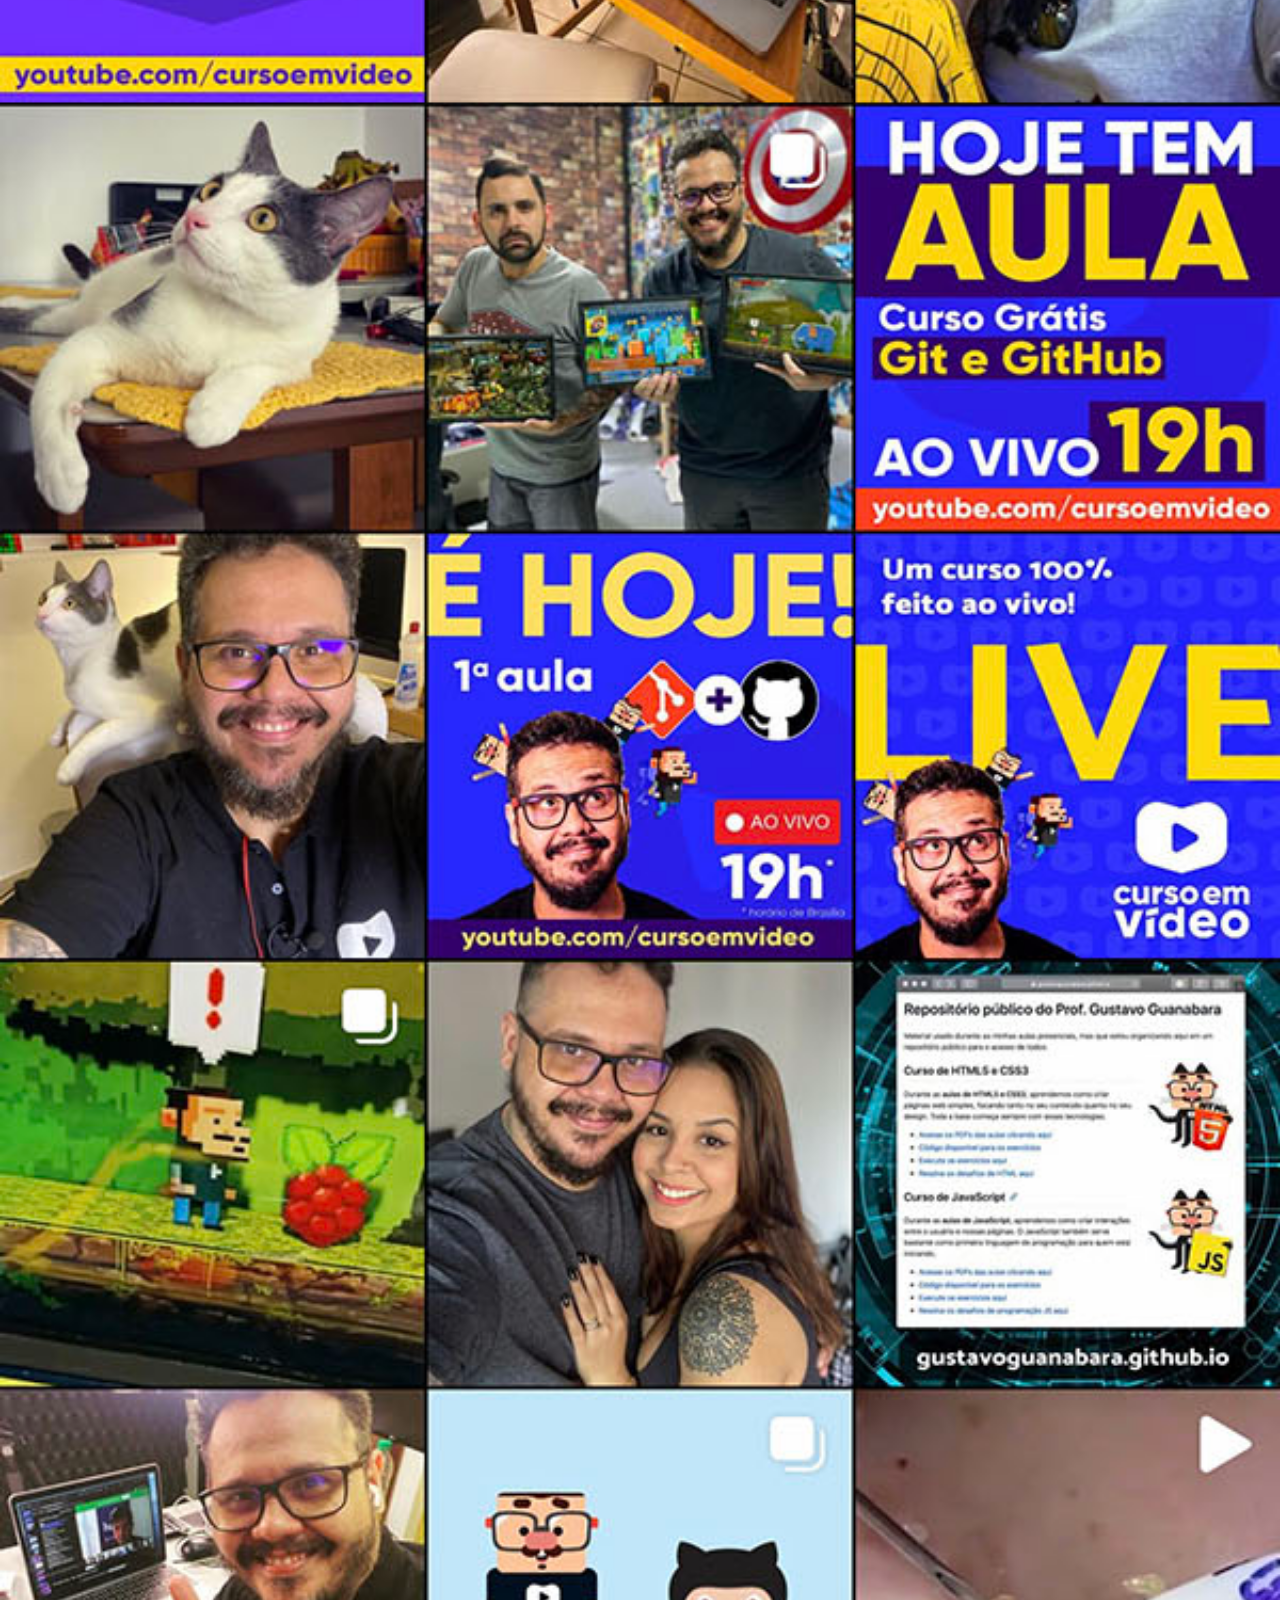
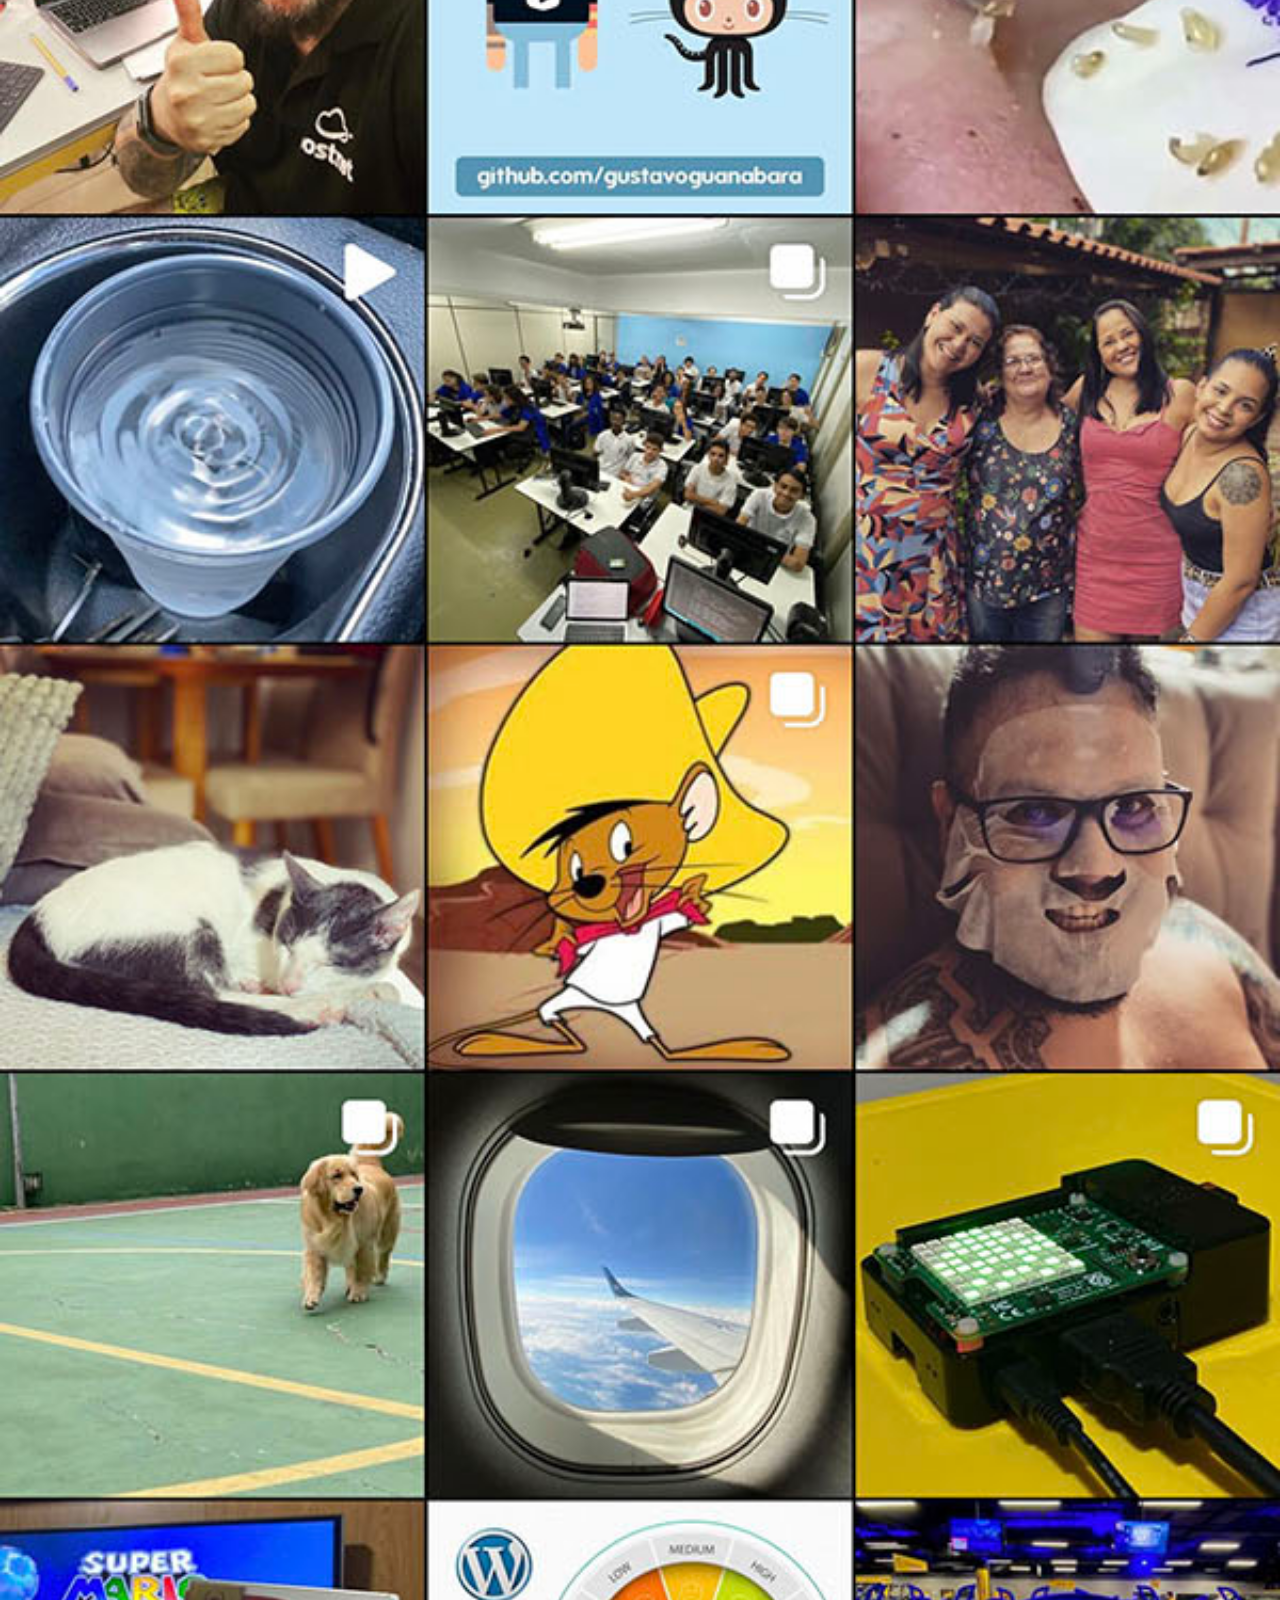
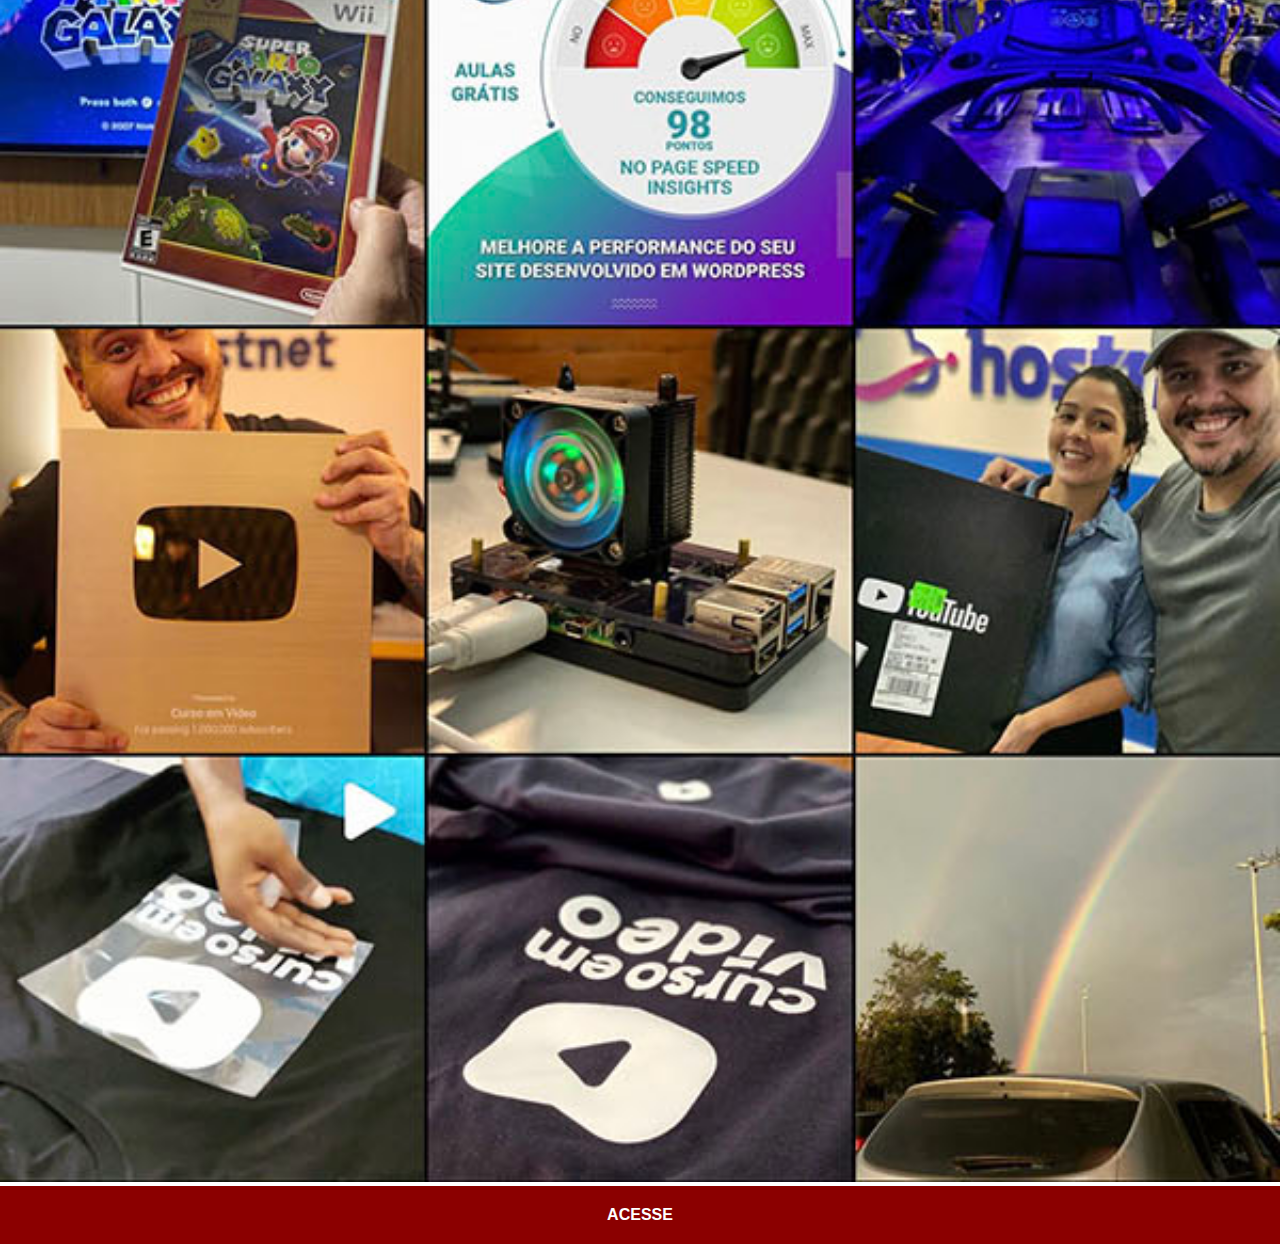
<file: instagram.html>
<!DOCTYPE html>
<html lang="pt-br">
<head>
    <meta charset="UTF-8">
    <meta name="viewport" content="width=device-width, initial-scale=1.0">
    <title>Instagram</title>
    <link rel="stylesheet" href="estilos/social.css">
</head>
<body>
    <img src="imagens/tela-instagram.jpg" alt="Instagram">
    <a href="https://www.instagram.com/talinneantunes_/" target="_blank">ACESSE</a>
</body>
</html>
</file>
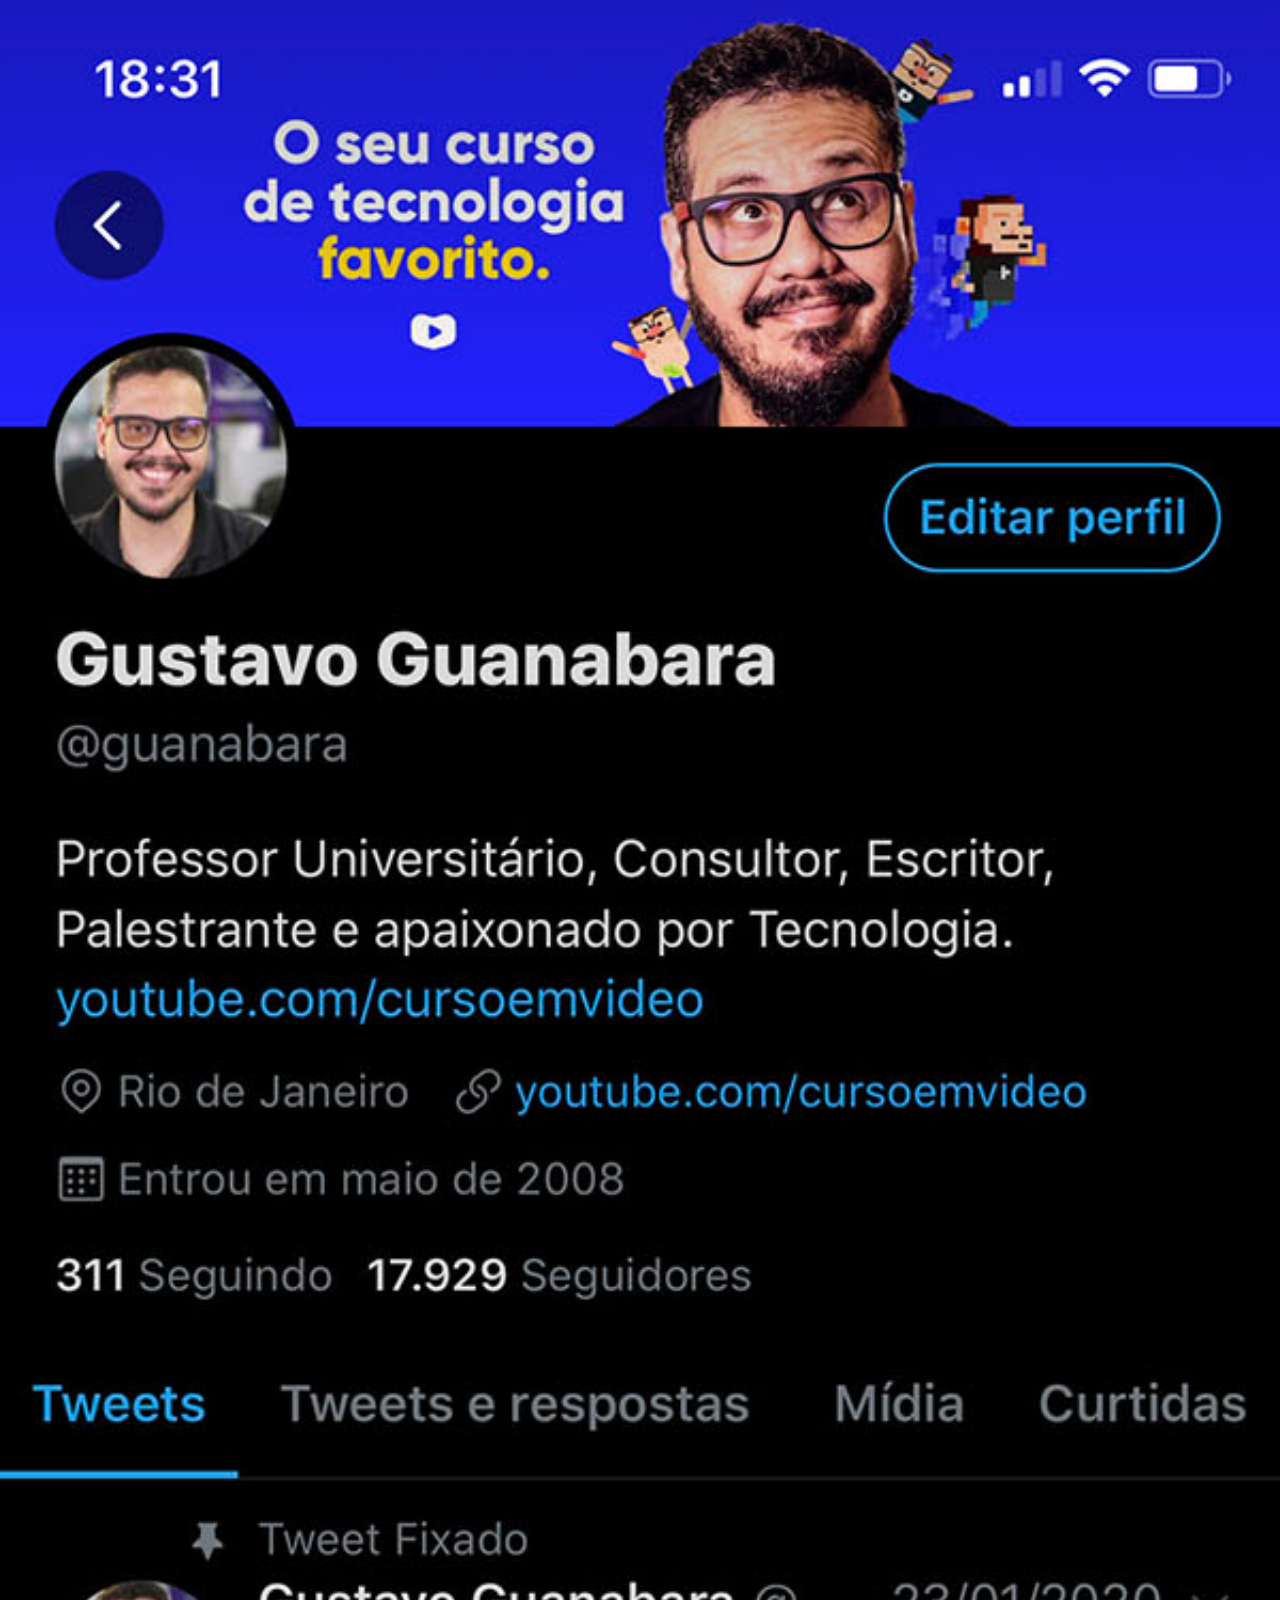
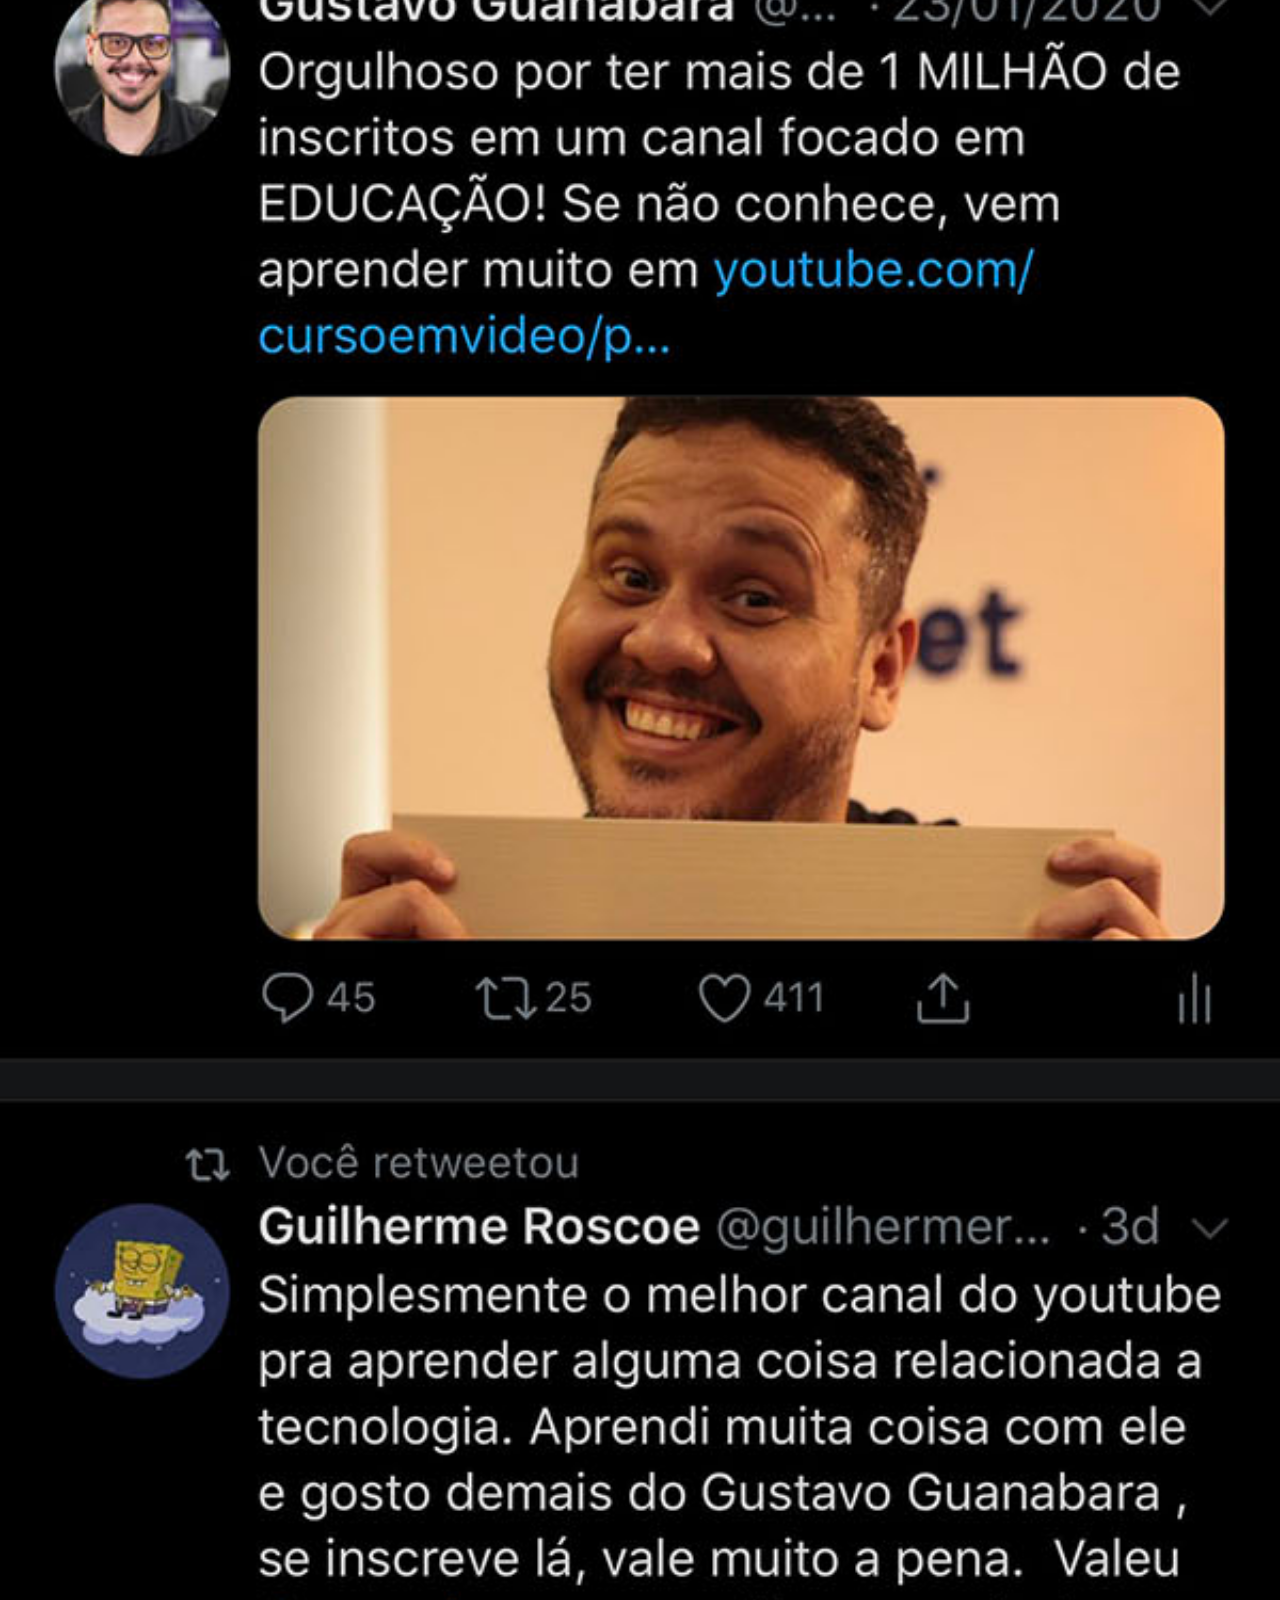
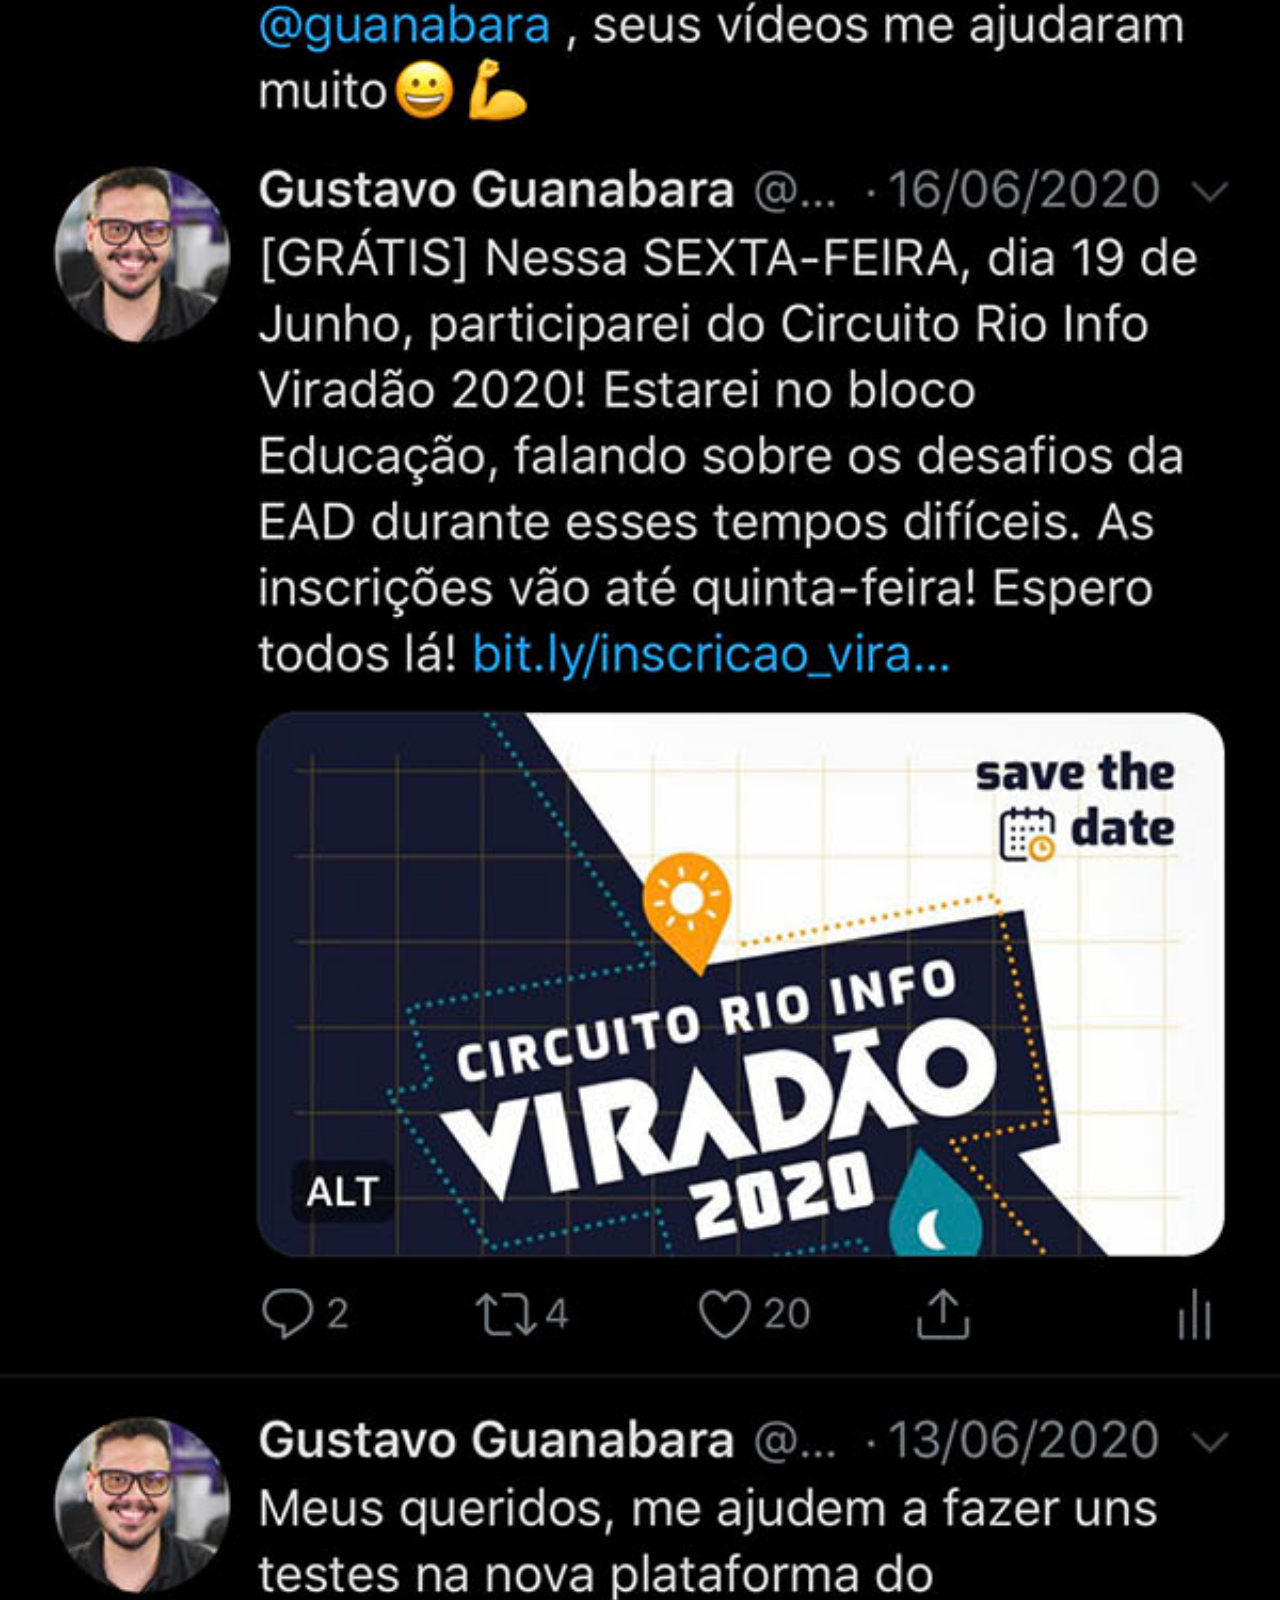
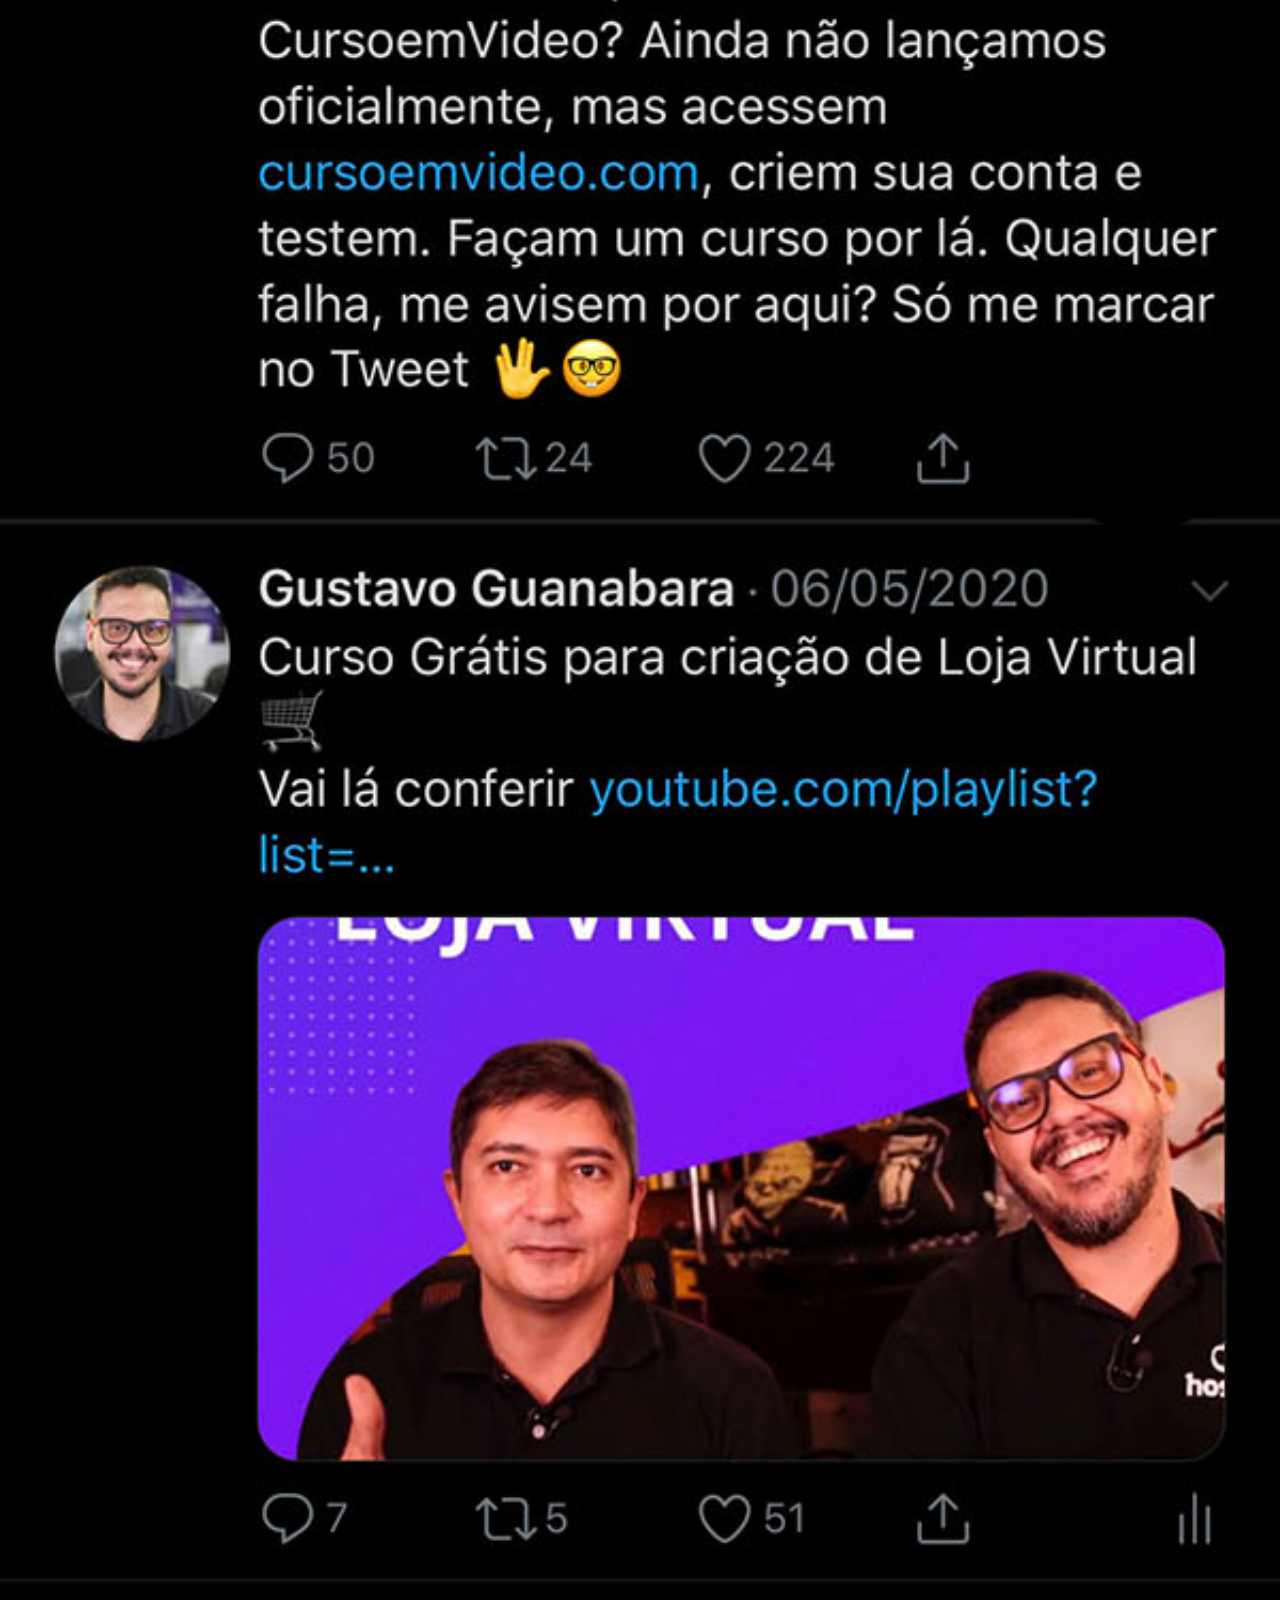
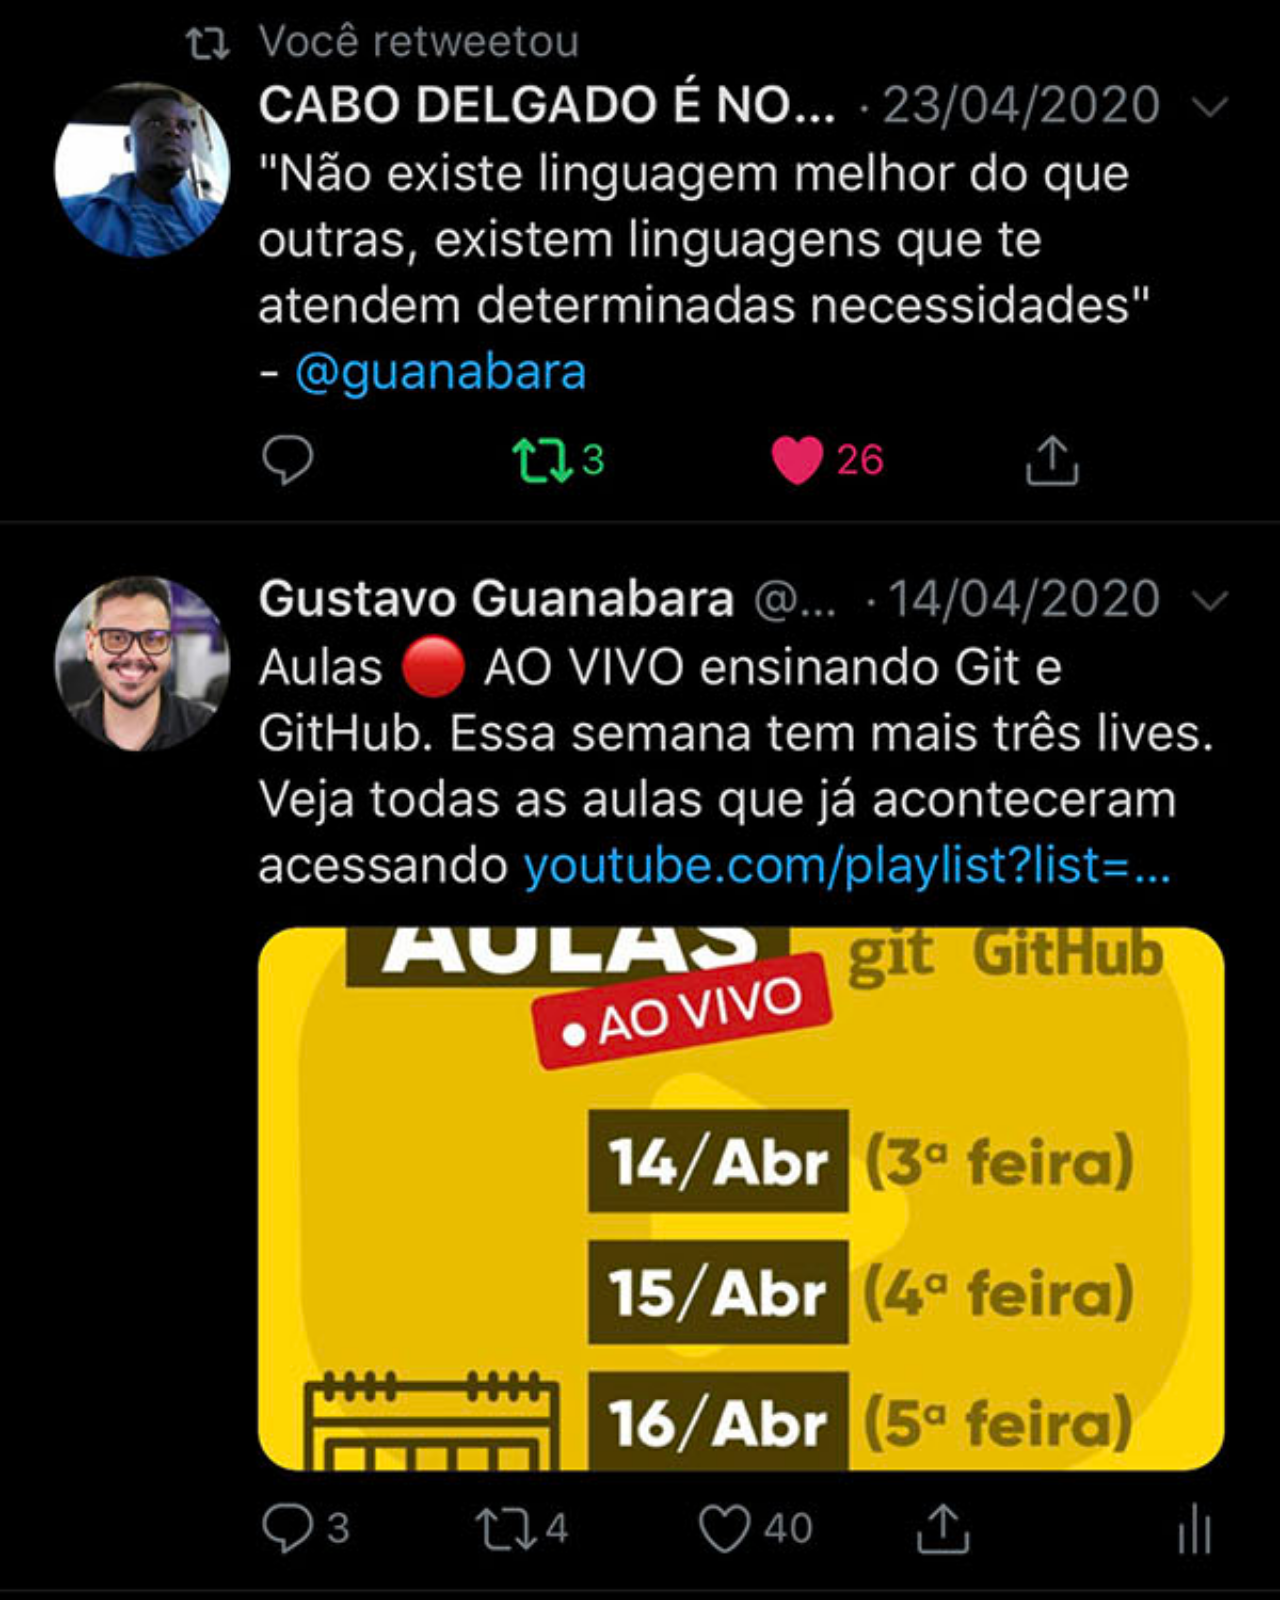
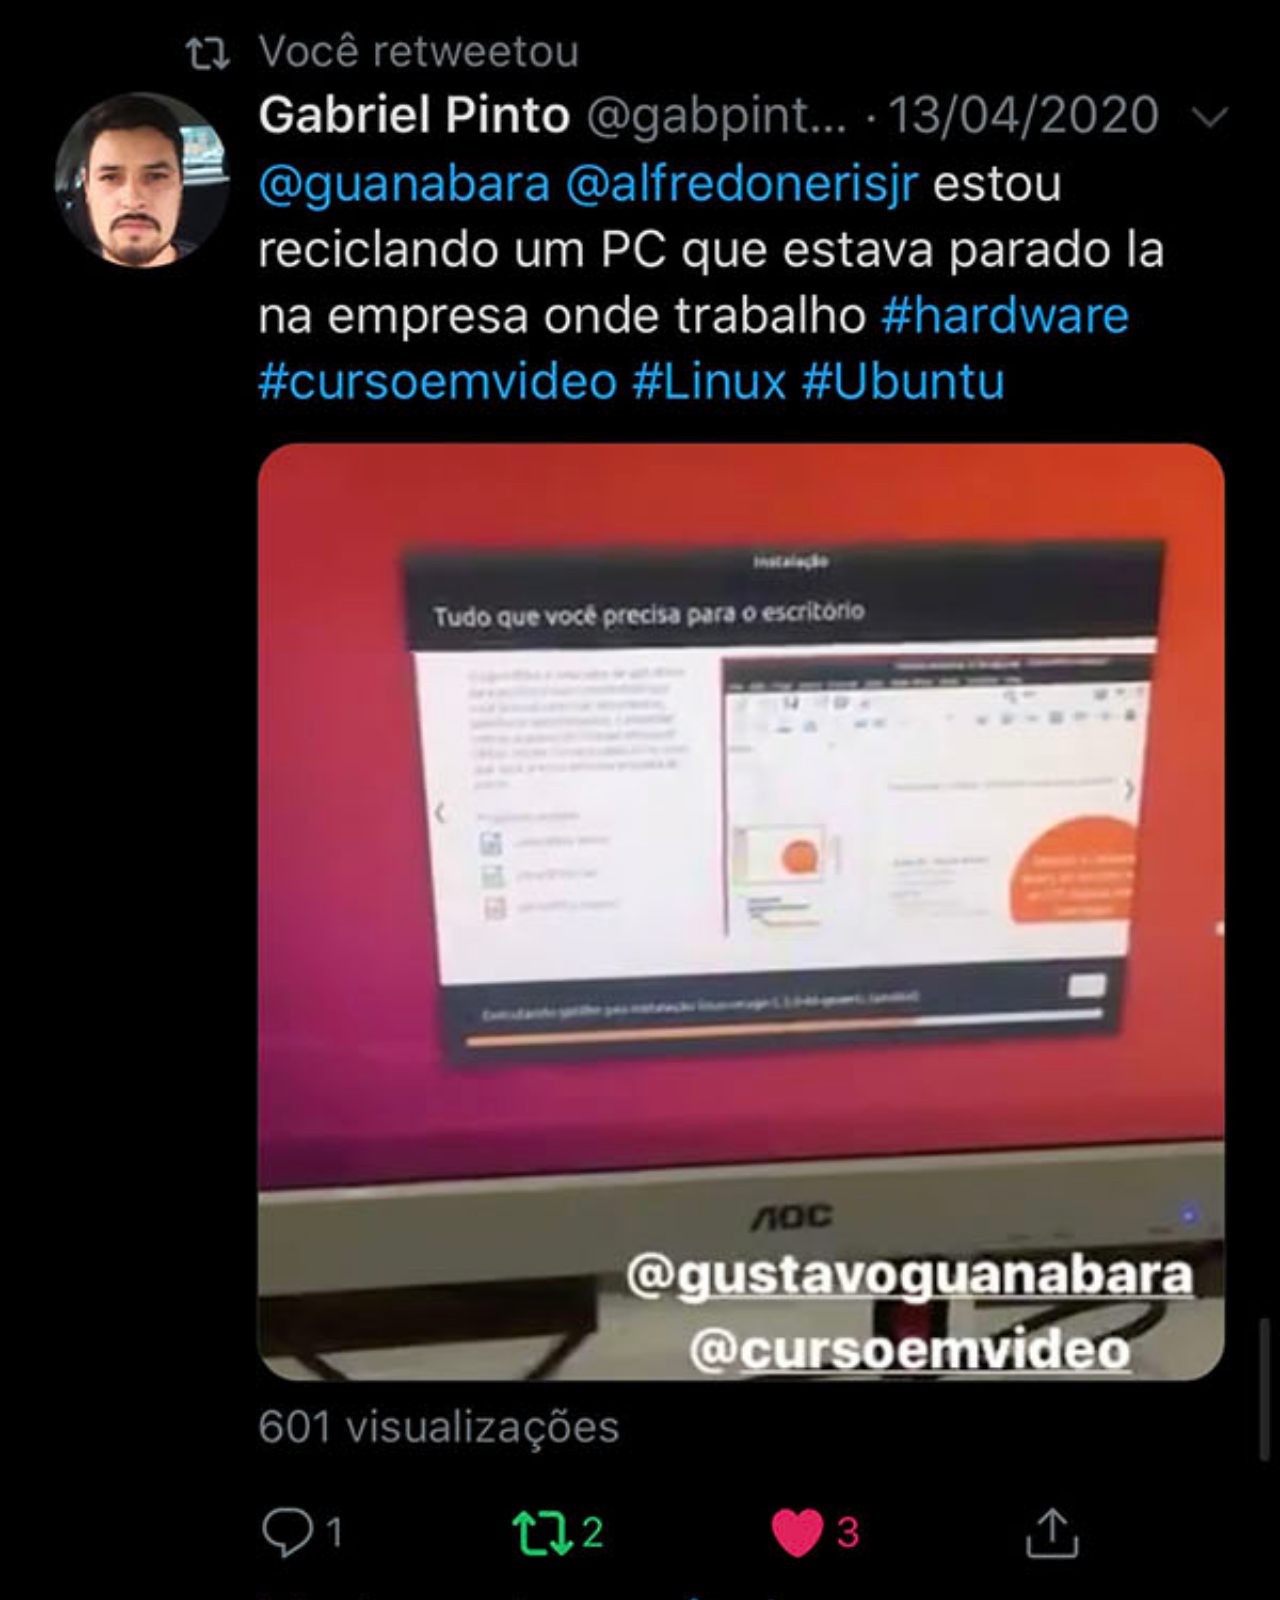
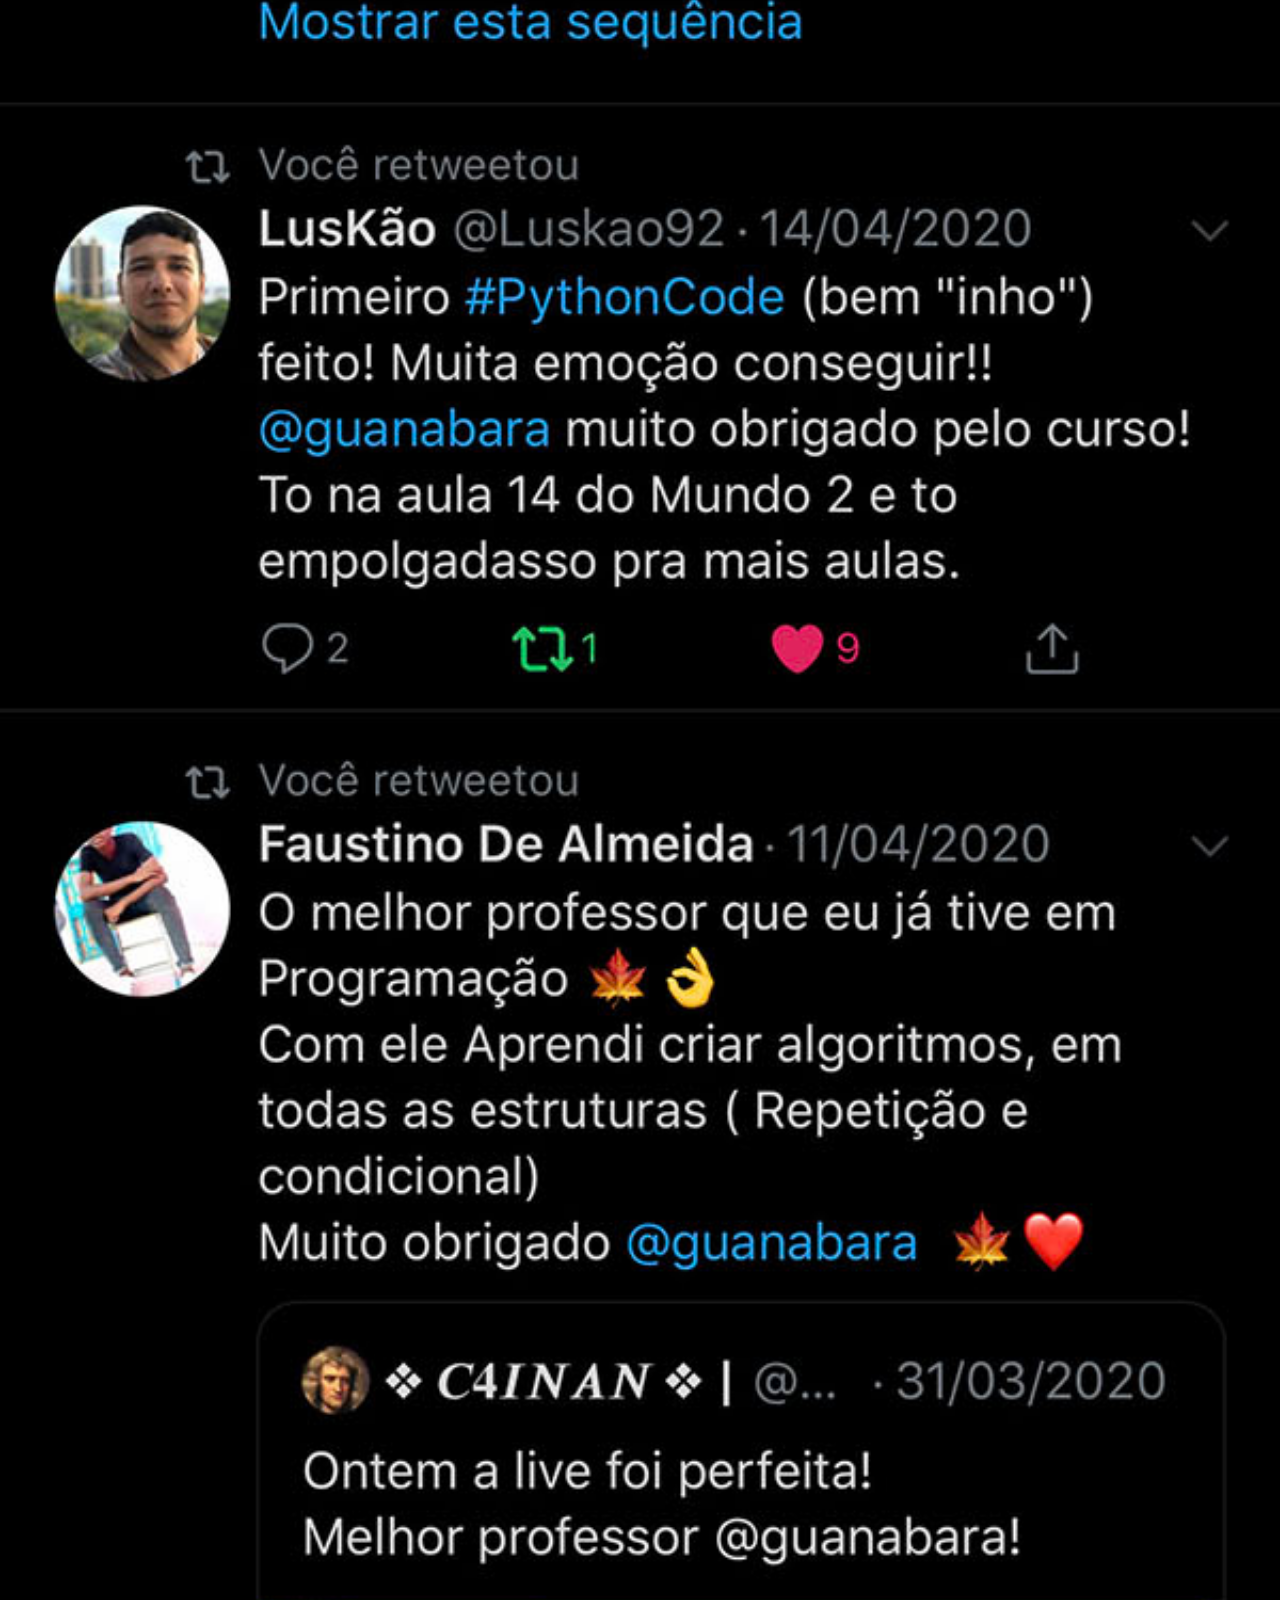
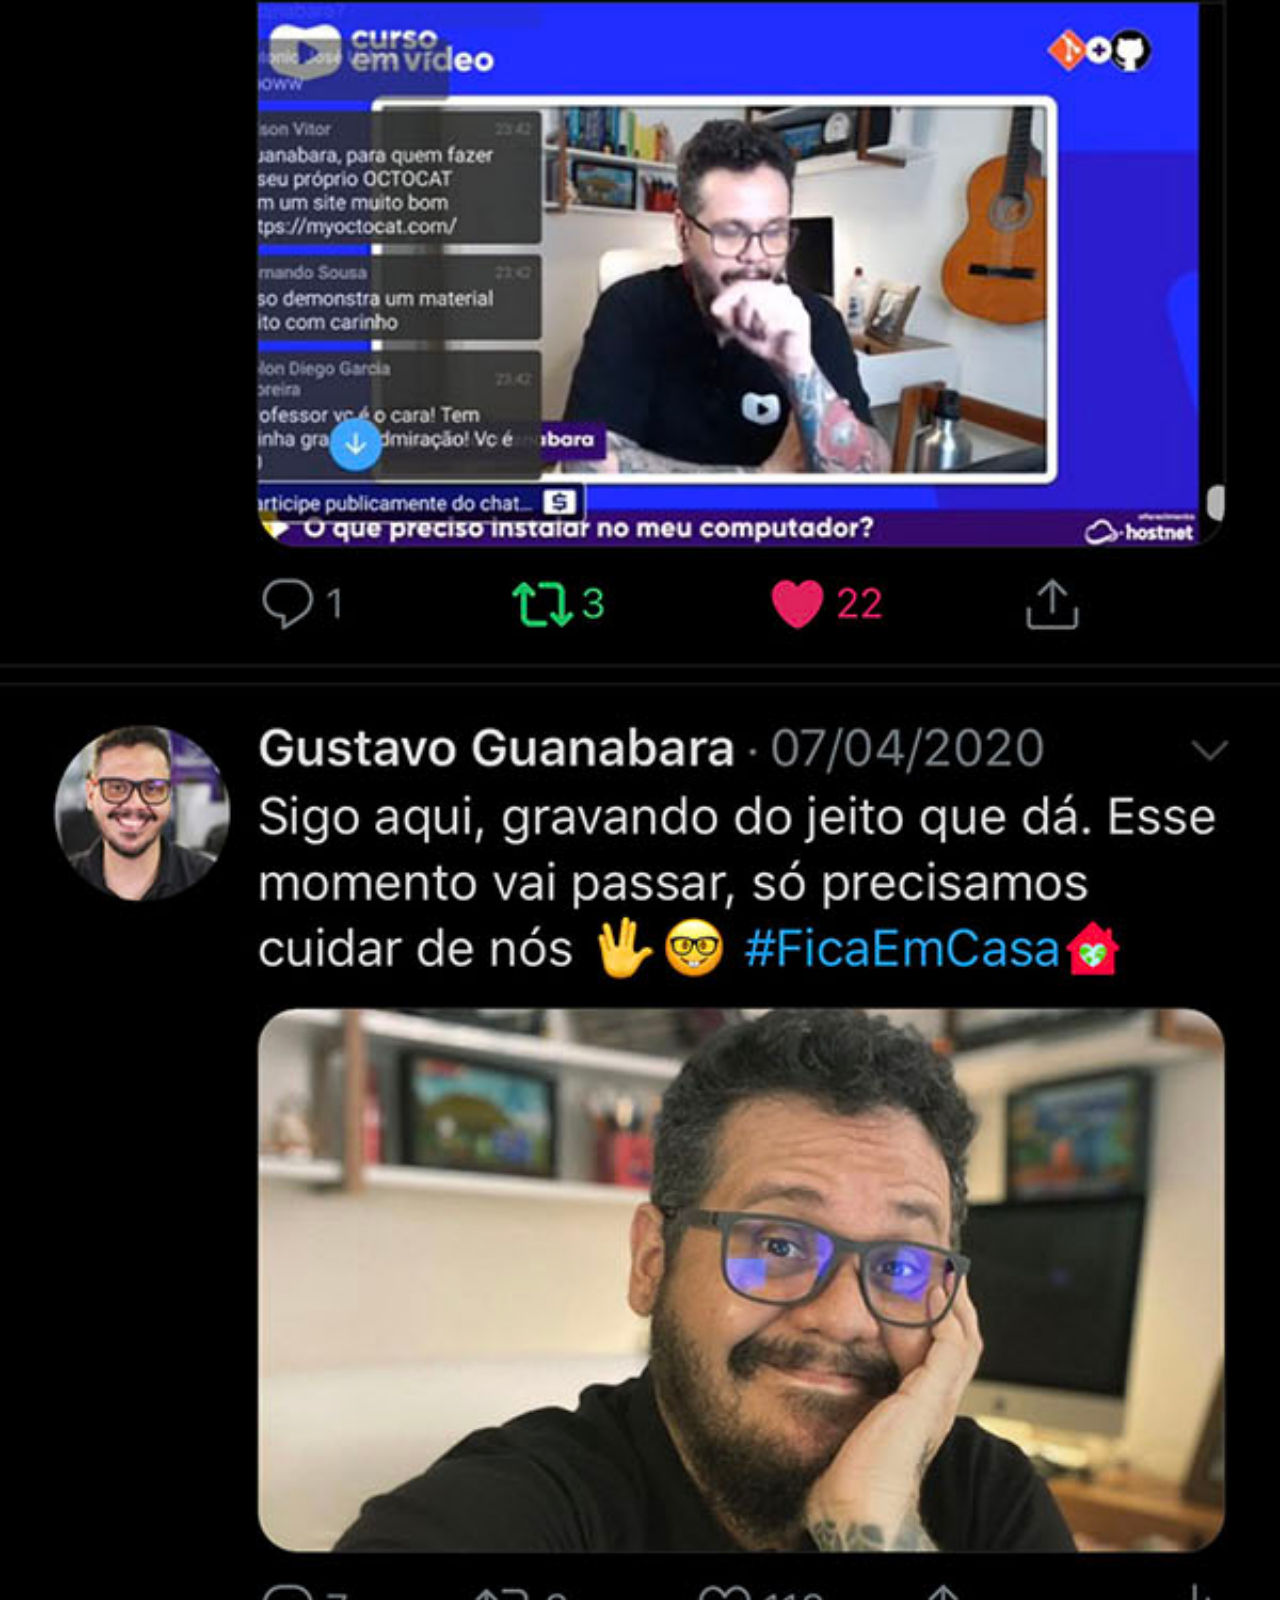
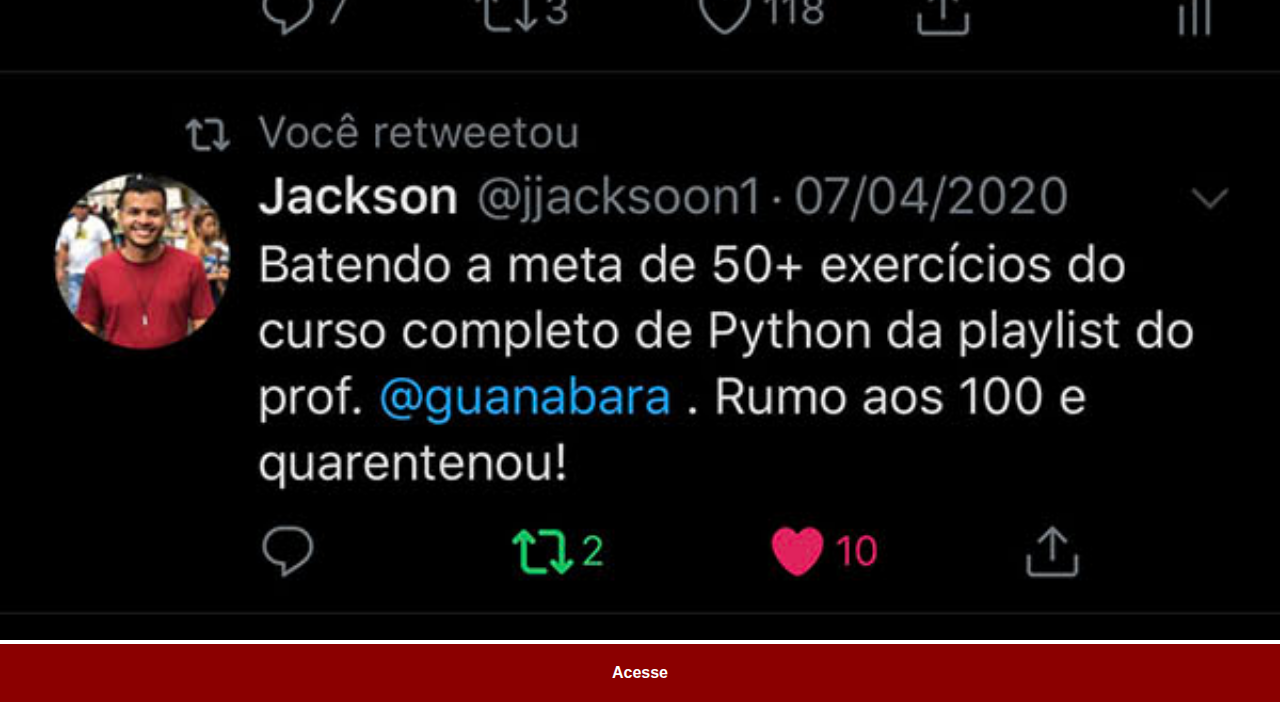
<file: twitter.html>
<!DOCTYPE html>
<html lang="pt-br">
<head>
    <meta charset="UTF-8">
    <meta name="viewport" content="width=device-width, initial-scale=1.0">
    <title>Twitter</title>
    <link rel="stylesheet" href="estilos/social.css">
</head>
<body>
    <img src="imagens/tela-twitter.jpg" alt="Twitter">
    <a href="https://x.com/TalinneAntunes" target="_blank">Acesse</a>
</body>
</html>
</file>
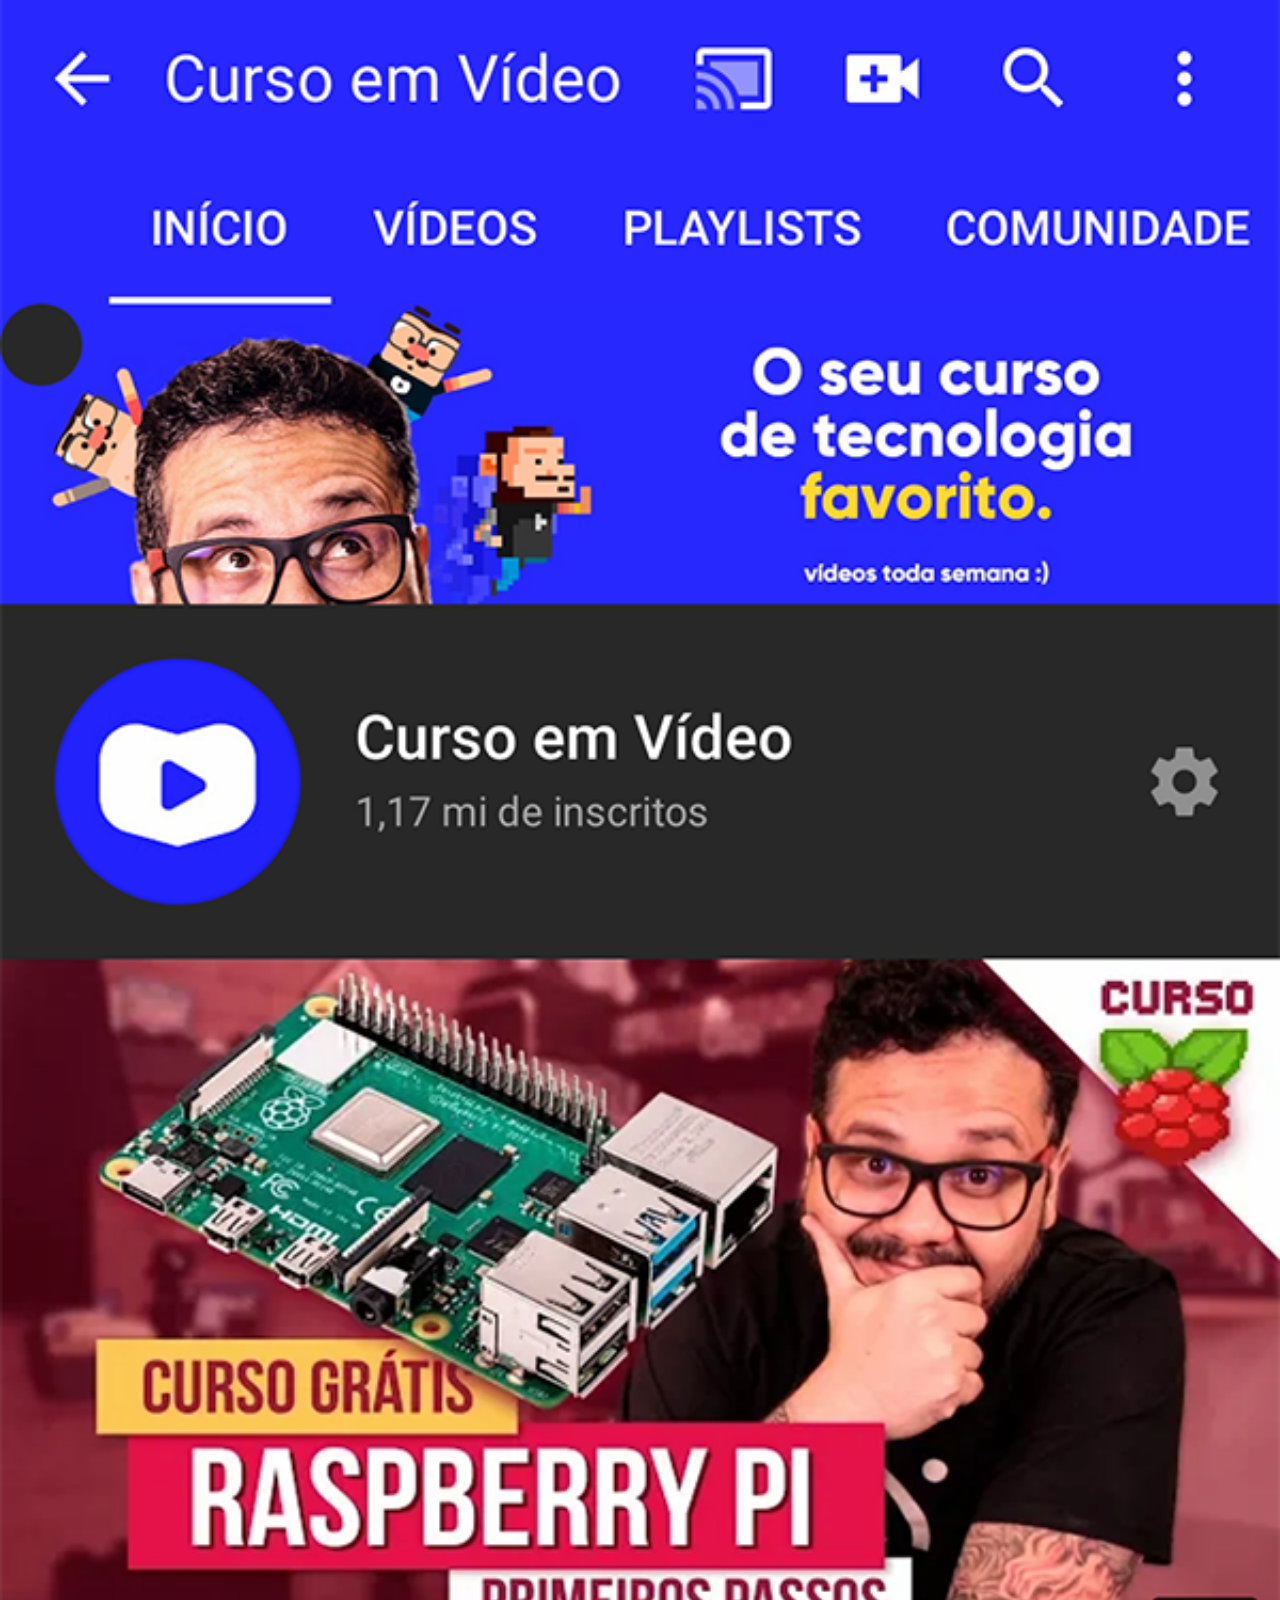
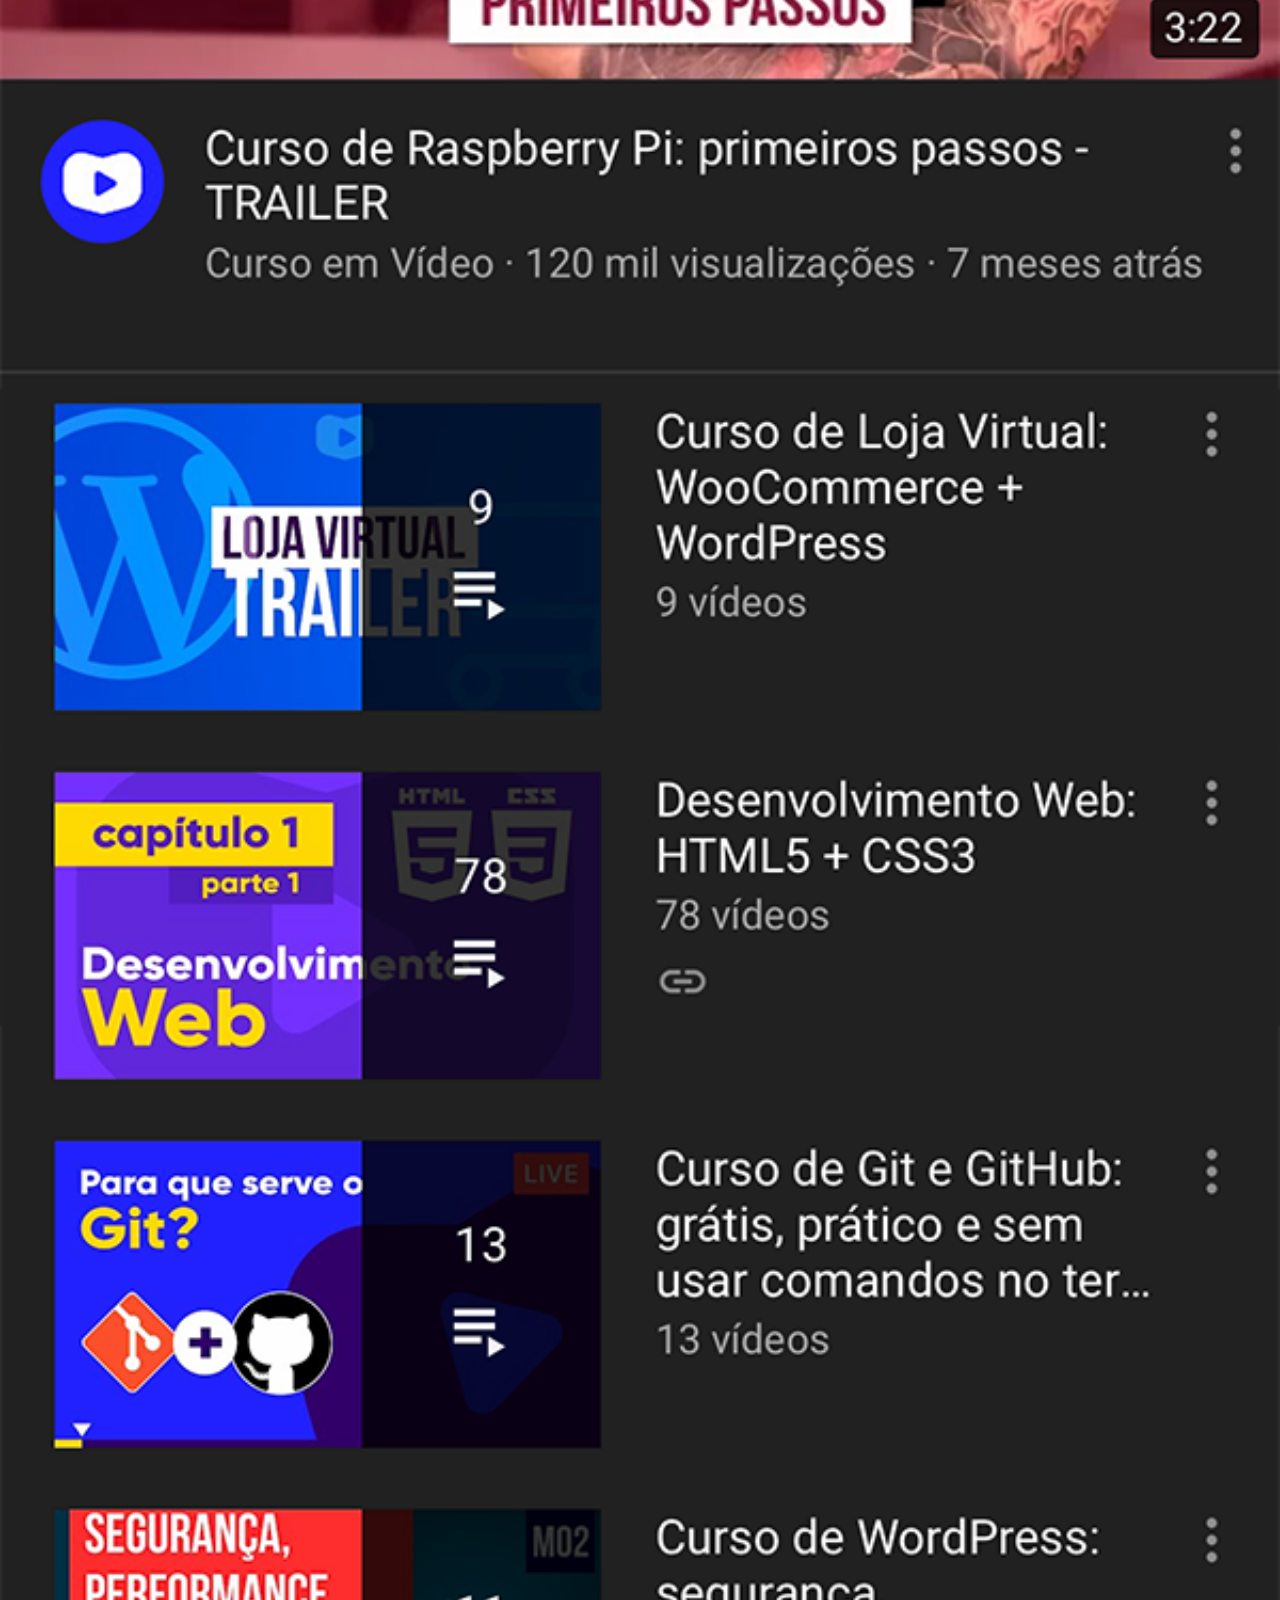
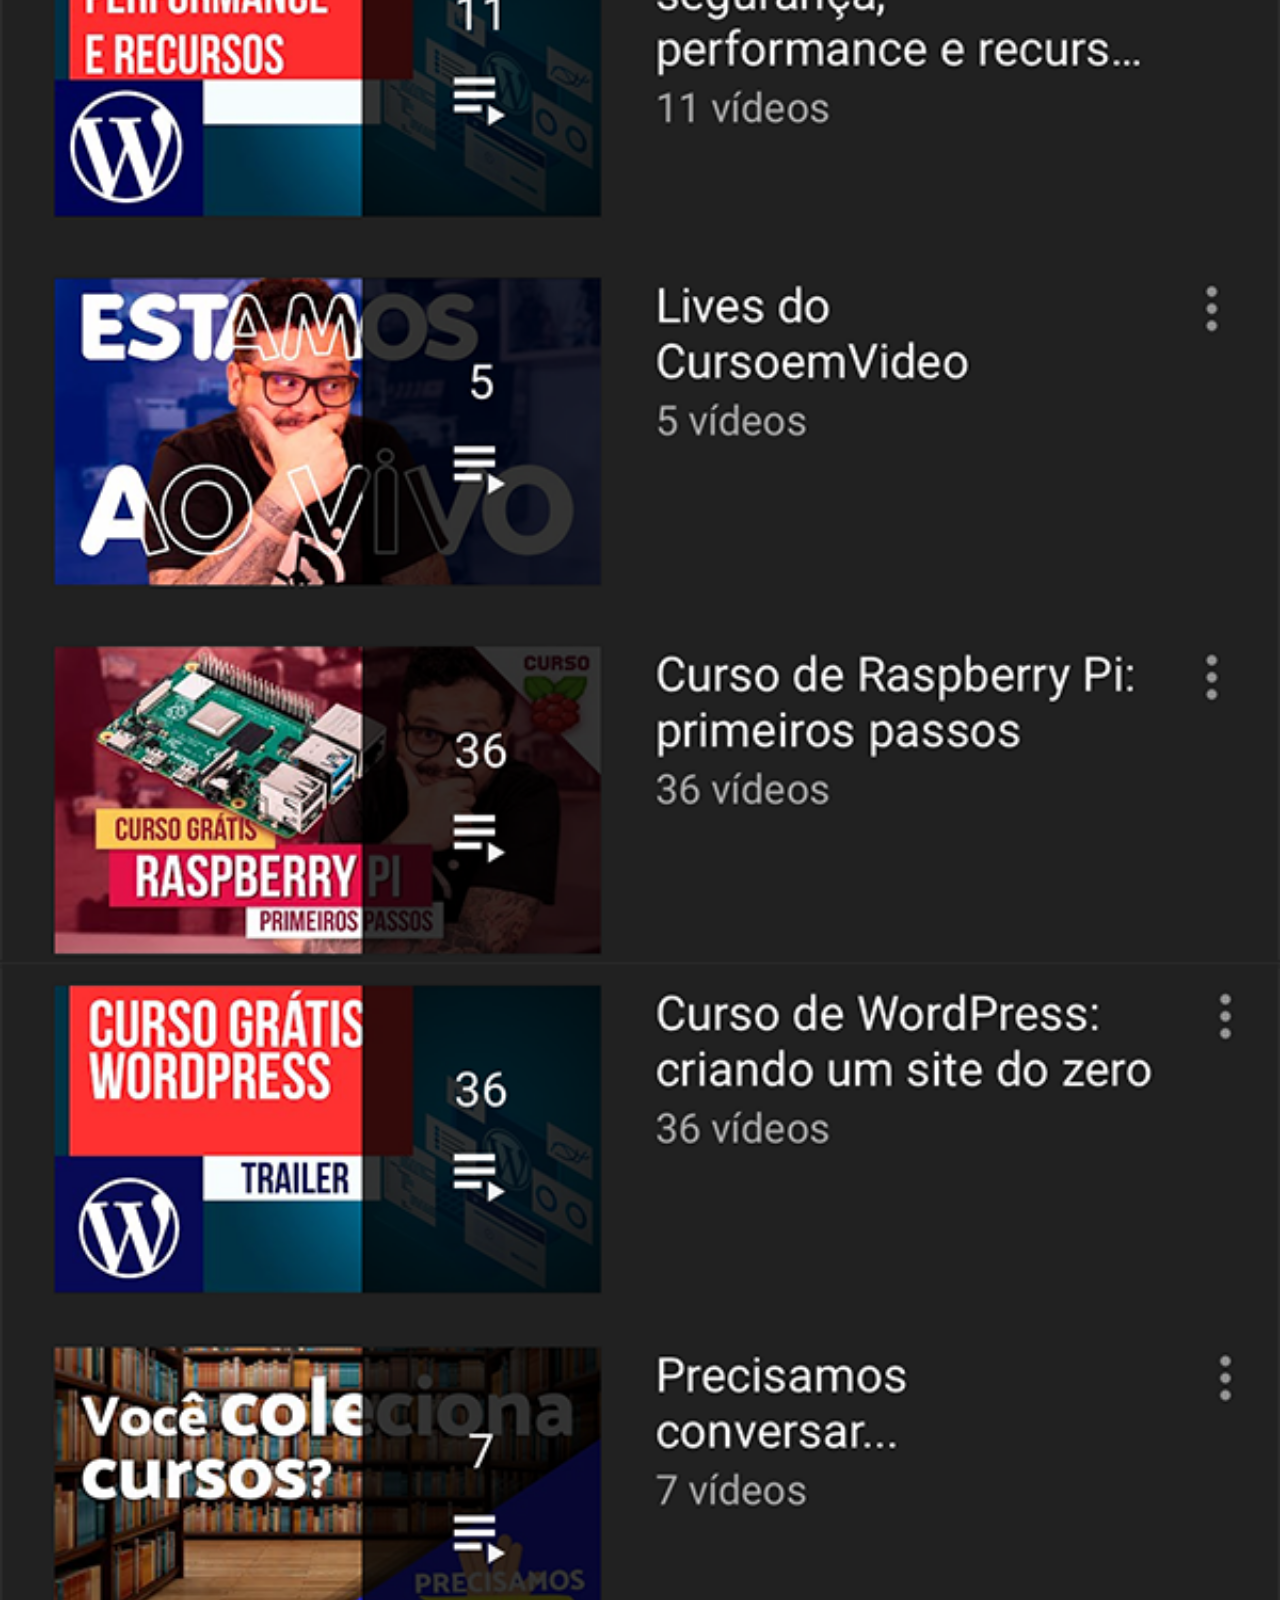
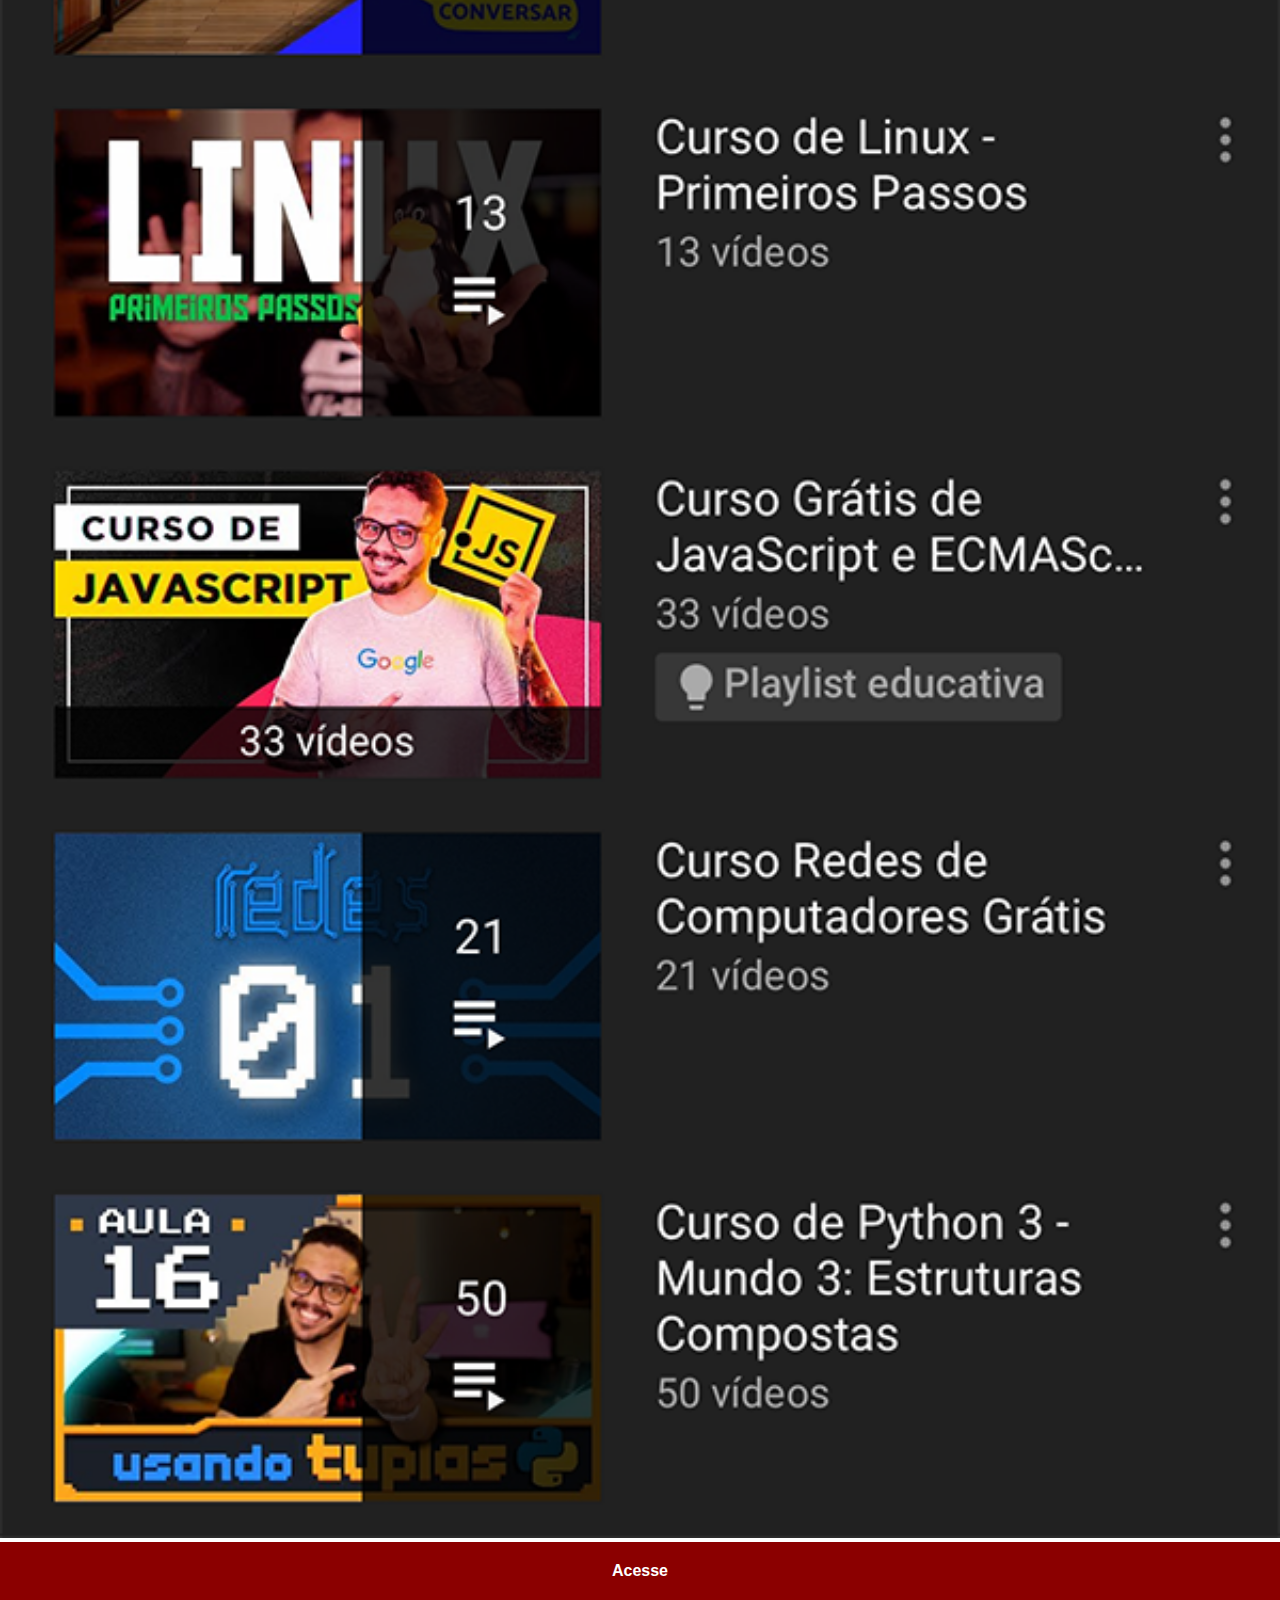
<file: youtube.html>
<!DOCTYPE html>
<html lang="pt-br">
<head>
    <meta charset="UTF-8">
    <meta name="viewport" content="width=device-width, initial-scale=1.0">
    <title>Youtube</title>
    <link rel="stylesheet" href="estilos/social.css">
</head>
<body>
    <img src="imagens/tela-youtube.png" alt="Youtube">
    <a href="https://www.youtube.com/@talinneantunes/featured" target="_blank">Acesse</a>
</body>
</html>
</file>
<file: estilos/style.css>
@charset "UTF-8";
* {
    margin: 0px;
    padding: 0px;
    font-family: Arial, Helvetica, sans-serif;
}

hmtl, body {
    height: 100vh;
    width: 100vw;
    background-color: black;
}

body {
    background: url('../imagens/fundo-madeira.jpg') no-repeat top center;
    background-size: cover;
    background-attachment: fixed;
}

main {
    position: relative;
    height: 100vh;
    
}

section#telefone {
    position:absolute;
    top: 50%;
    left: 50%;
    transform: translate(-50%, -50%);

    height: 627px;
    width: 311px;
    background: url('../imagens/frame-iphone.png') no-repeat;
}

iframe#tela {
    position: relative;
    top: 80px;
    left: 22px;
    width: 267px;
    height: 471px;
}

section#redes-sociais {
    text-align: right;
}

section#redes-sociais img {
    width: 50px;
    margin: 10px;
    border-radius: 50%;
    box-shadow: 2px 2px 5px rgb(0, 0, 0, 0.400);
    box-sizing: border-box;
}

section#redes-sociais img:hover {
    border: 2px solid rgba(255, 255, 255, 0.637);
    transform: translate(-3px, -3px);
    box-shadow: 5px 5px 10px rgba(0, 0, 0, 0.623);
    transition: transform .3s, border 1s;


}
</file>
<file: estilos/social.css>
@charset "UTF-8";

* {
    margin: 0px;
    padding: 0px;
    font-family: Arial, Helvetica, sans-serif;
}

::-webkit-scrollbar {
    width: 0px;
    height: 0px;
}
img {
    width: 100vw;
    
}
a {
    display: block;
    background-color: darkred;
    color: white;
    padding: 20px;
    text-align: center;
    font-weight: bolder;
    text-decoration: none;   
}

a:hover {
    background-color: red;
}
</file>
